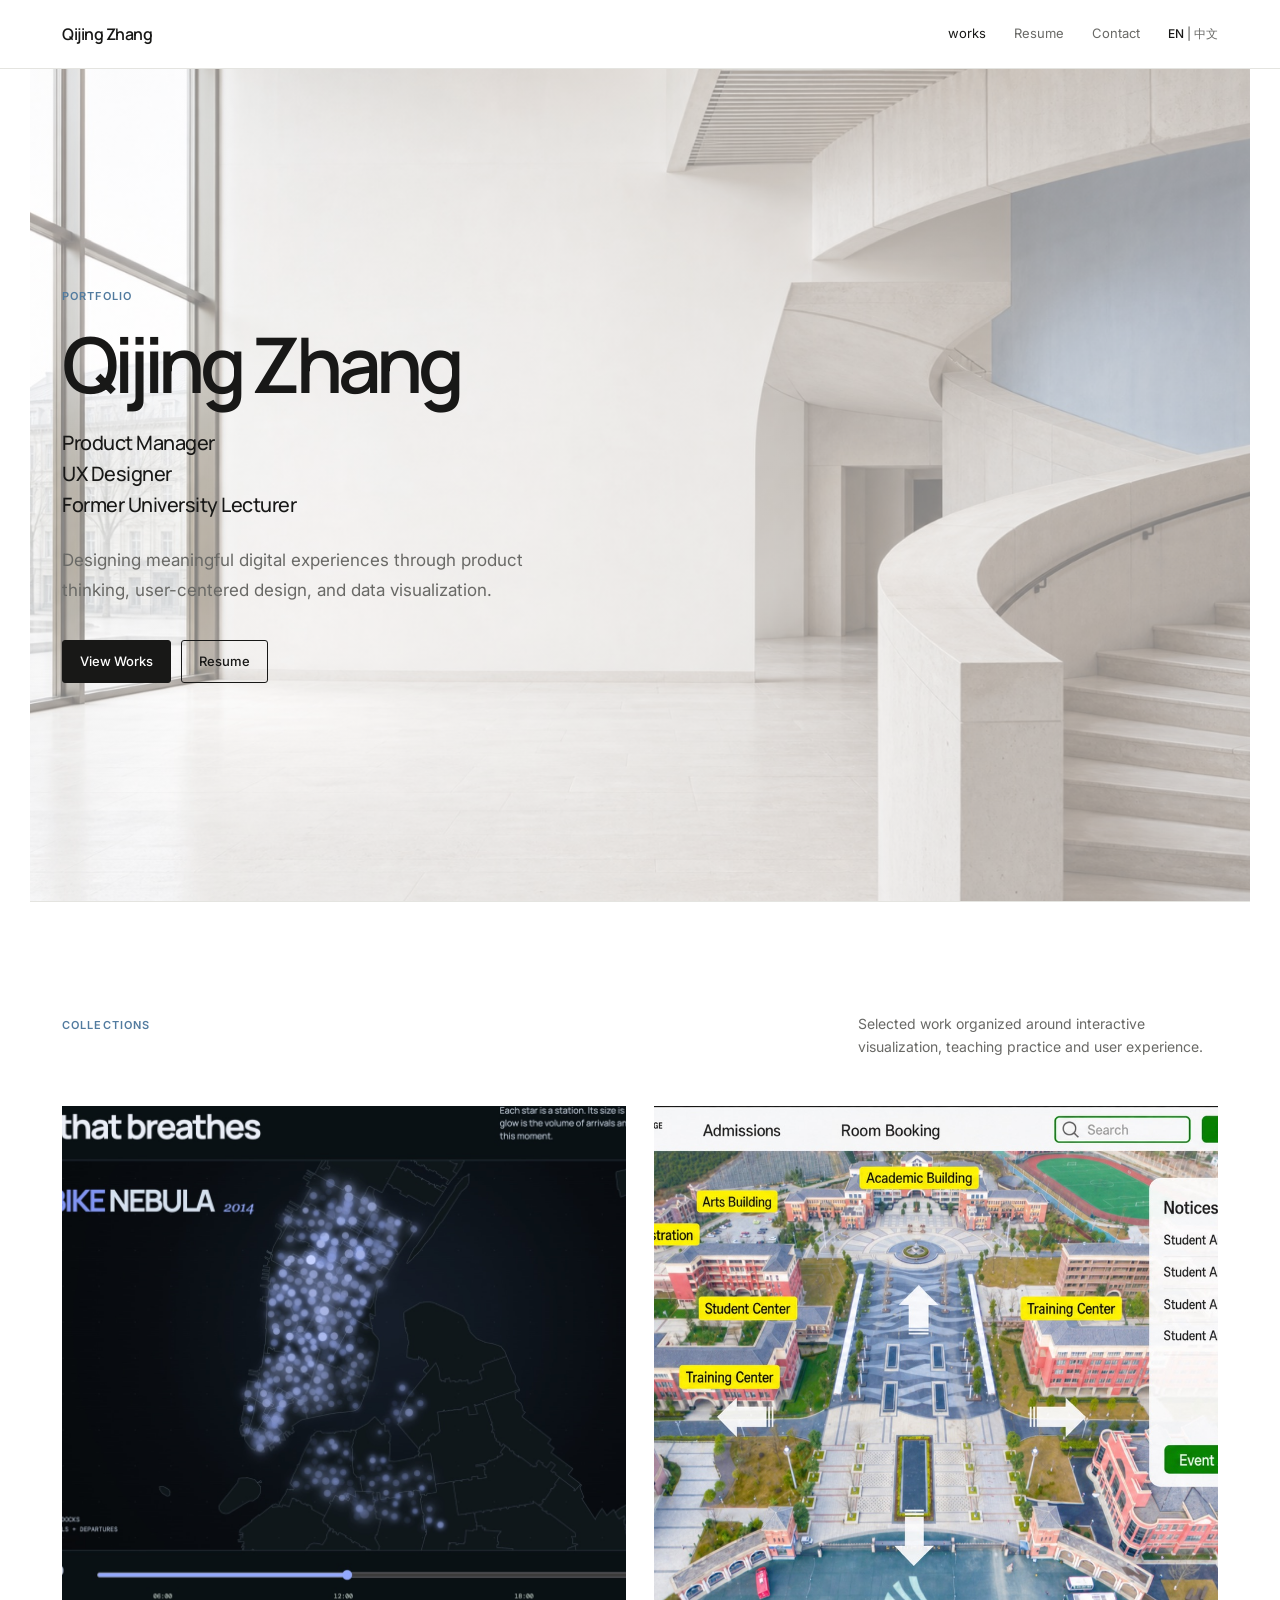
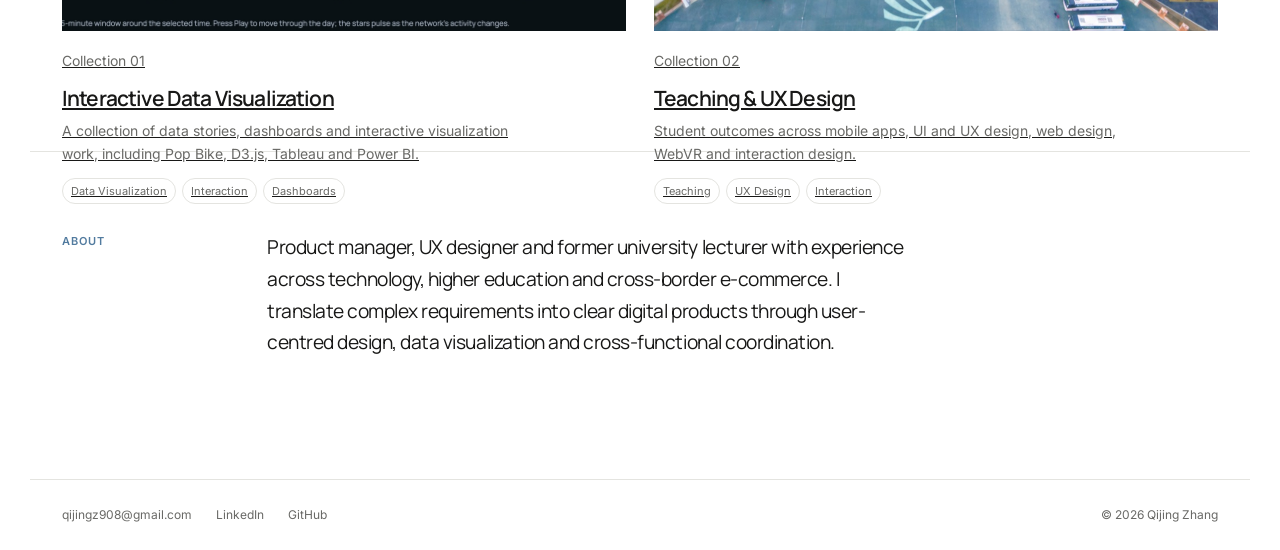
<file: index.html>
<!doctype html><html lang="en"><head><meta charset="utf-8"><meta name="viewport" content="width=device-width,initial-scale=1"><meta name="description" content="Qijing Zhang — Product Manager, UX Designer and former university lecturer."><title>Qijing Zhang — Portfolio</title><link rel="preconnect" href="https://fonts.googleapis.com"><link rel="preconnect" href="https://fonts.gstatic.com" crossorigin><link href="https://fonts.googleapis.com/css2?family=Inter:wght@400;500;600;700&family=Manrope:wght@500;600;700&display=swap" rel="stylesheet"><link rel="stylesheet" href="assets/css/style.css"><link rel="stylesheet" href="assets/css/home.css"></head><body><a class="skip-link" href="#content">Skip to content</a><header class="site-header"><nav class="nav" aria-label="Main navigation"><a class="brand" href="index.html">Qijing Zhang</a><button class="menu-toggle" aria-expanded="false" aria-controls="menu">Menu</button><div id="menu" class="nav-links"><a aria-current="page" href="index.html">works</a><a href="resume.html">Resume</a><a href="contact.html">Contact</a><button class="language" aria-label="Switch language"><span class="active">EN</span><span class="slash">|</span><span>中文</span></button></div></nav></header><main id="content"><section class="hero wrap"><div class="hero-copy"><p class="eyebrow">Portfolio</p><h1>Qijing Zhang</h1><p class="roles">Product Manager<br>UX Designer<br>Former University Lecturer</p><p class="intro">Designing meaningful digital experiences through product thinking, user-centered design, and data visualization.</p><div class="button-row"><a class="button" href="#collections">View Works</a><a class="button secondary" href="resume.html">Resume</a></div></div></section><section id="collections" class="projects wrap"><div class="section-heading"><p class="eyebrow">Collections</p><p>Selected work organized around interactive visualization, teaching practice and user experience.</p></div><div class="project-grid collections-grid"><a class="project-card" href="collections/interactive-data-visualization.html"><img src="assets/images/project-data.jpg" alt="Interactive data visualization project preview"><div><p class="collection-index">Collection 01</p><h2>Interactive Data Visualization</h2><p>A collection of data stories, dashboards and interactive visualization work, including Pop Bike, D3.js, Tableau and Power BI.</p><span class="tags"><span>Data Visualization</span><span>Interaction</span><span>Dashboards</span></span></div></a><a class="project-card" href="collections/teaching-ux-design.html"><img src="assets/images/3d-campus-interface-en.jpg" alt="3D campus navigation and digital services project preview"><div><p class="collection-index">Collection 02</p><h2>Teaching &amp; UX Design</h2><p>Student outcomes across mobile apps, UI and UX design, web design, WebVR and interaction design.</p><span class="tags"><span>Teaching</span><span>UX Design</span><span>Interaction</span></span></div></a></div></section><section class="about wrap"><p class="eyebrow">About</p><p class="about-copy">Product manager, UX designer and former university lecturer with experience across technology, higher education and cross-border e-commerce. I translate complex requirements into clear digital products through user-centred design, data visualization and cross-functional coordination.</p></section></main><footer class="footer wrap"><a href="mailto:qijingz908@gmail.com">qijingz908@gmail.com</a><a href="https://linkedin.com/in/qijing-jing-zhang" target="_blank" rel="noreferrer">LinkedIn</a><a href="https://github.com/ynkynk9" target="_blank" rel="noreferrer">GitHub</a><span>© <span id="year"></span> Qijing Zhang</span></footer><script src="assets/js/site.js"></script></body></html>
</file>
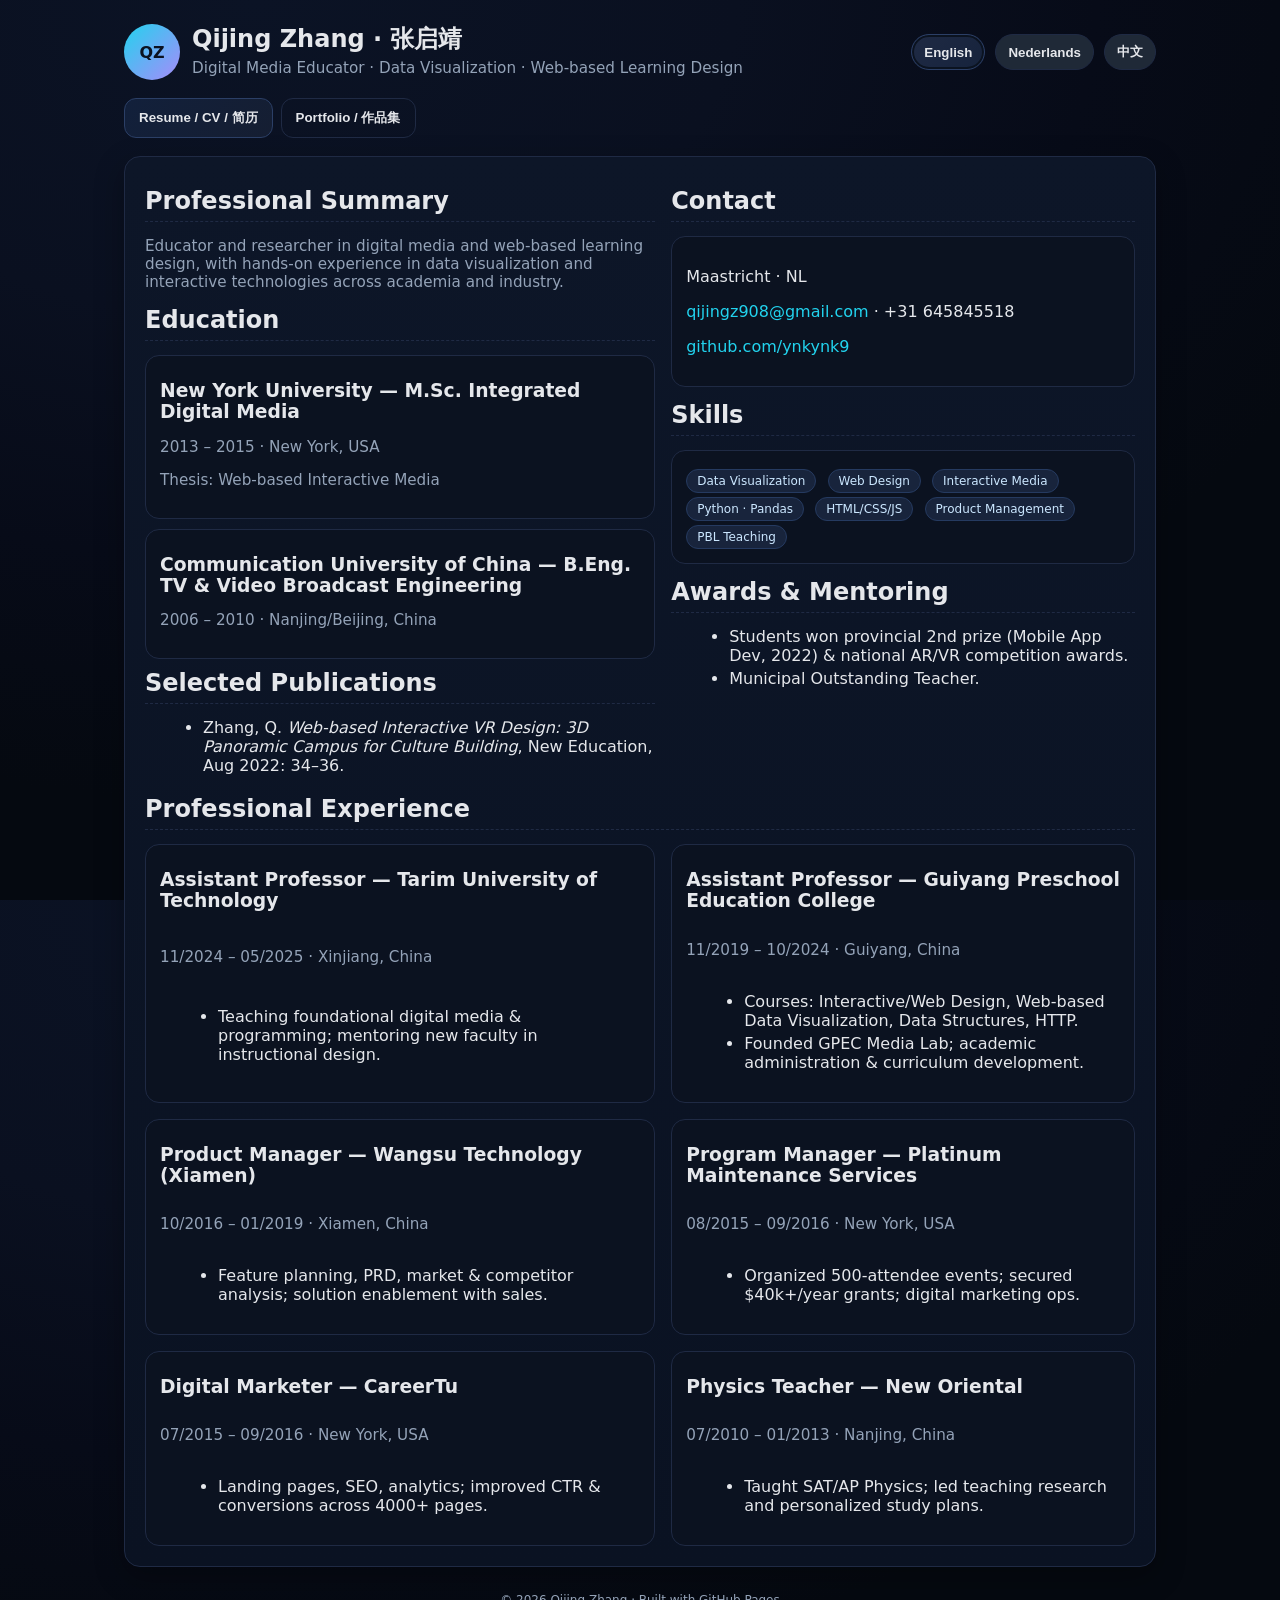
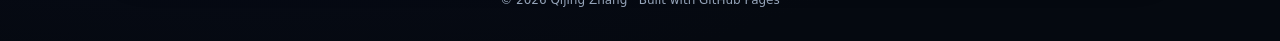
<file: archive/2025-08/index.html>
<!DOCTYPE html>
<html lang="en">
<head>
  <meta charset="UTF-8" />
  <meta name="viewport" content="width=device-width, initial-scale=1" />
  <title>Qijing Zhang — Resume & Portfolio | 张启靖 — 简历与作品集 | CV & Portfolio</title>
  <style>
    :root {
      --bg: #0f172a;           /* slate-900 */
      --panel: #111827cc;      /* gray-900/80 */
      --text: #e5e7eb;         /* gray-200 */
      --muted: #94a3b8;        /* slate-400 */
      --brand: #22d3ee;        /* cyan-400 */
      --brand-2: #a78bfa;      /* violet-400 */
      --chip: #1f2937;         /* gray-800 */
      --card: #0b1220;         /* slightly darker */
      --border: #1f2a44;       
    }
    * { box-sizing: border-box; }
    html, body { height: 100%; }
    body {
      margin: 0; font-family: system-ui, -apple-system, Segoe UI, Roboto, "PingFang SC", "Noto Sans CJK SC", "Hiragino Sans GB", "Microsoft YaHei", Arial, sans-serif;
      background: radial-gradient(1200px 800px at 20% 0%, #0b1325, #0a1020 40%, #070b18 70%, #050910 100%), var(--bg);
      color: var(--text);
    }
    a { color: var(--brand); text-decoration: none; }
    a:hover { text-decoration: underline; }

    .wrap { max-width: 1080px; margin: 0 auto; padding: 24px; }
    header { display: flex; flex-wrap: wrap; gap: 16px; align-items: center; justify-content: space-between; margin-bottom: 18px; }
    .brand { display: flex; gap: 12px; align-items: center; }
    .avatar { width: 56px; height: 56px; border-radius: 50%; background: linear-gradient(135deg, var(--brand), var(--brand-2)); display: grid; place-items: center; font-weight: 700; color: #0b1220; }
    .title { line-height: 1.15; }
    .title h1 { font-size: 1.5rem; margin: 0; }
    .title p { margin: 6px 0 0; color: var(--muted); font-size: 0.95rem; }

    .controls { display: flex; gap: 10px; }
    .chip { background: var(--chip); border: 1px solid var(--border); color: var(--text); padding: 8px 12px; border-radius: 999px; cursor: pointer; font-weight: 600; }
    .chip[aria-pressed="true"] { background: linear-gradient(135deg, #1f2a44, #16233c); border-color: #2b3f66; box-shadow: 0 0 0 2px #0b1320 inset; }

    .tabs { display: flex; gap: 8px; margin: 8px 0 18px; }
    .tab { background: transparent; border: 1px solid var(--border); color: var(--text); padding: 10px 14px; border-radius: 12px; cursor: pointer; font-weight: 700; }
    .tab[aria-selected="true"] { background: linear-gradient(135deg, #12203b, #151e32); border-color: #2b3f66; }

    .panel { background: linear-gradient(180deg, #0d1628 0%, #0a1222 100%); border: 1px solid var(--border); border-radius: 16px; padding: 20px; box-shadow: 0 10px 30px rgba(0,0,0,.3); }

    .grid { display: grid; grid-template-columns: 1fr; gap: 16px; }
    @media (min-width: 880px) { .grid { grid-template-columns: 1.1fr 1fr; } }

    h2 { margin: 10px 0 14px; border-bottom: 1px dashed var(--border); padding-bottom: 6px; }
    h3 { margin: 10px 0 6px; }
    .muted { color: var(--muted); font-size: 0.95rem; }
    ul { margin: 6px 0 12px 18px; }
    li { margin: 4px 0; }

    .card { background: var(--card); border: 1px solid var(--border); border-radius: 14px; padding: 14px; }
    .tag { display: inline-block; background: #18243c; color: #cbe7ff; border: 1px solid #253a60; padding: 4px 10px; border-radius: 999px; margin: 4px 6px 0 0; font-size: 12px; }
    .project { display: grid; gap: 8px; }

    footer { margin: 26px 0 10px; text-align: center; color: var(--muted); font-size: 12px; }
  </style>
</head>
<body>
  <div class="wrap">
    <header>
      <div class="brand">
        <div class="avatar">QZ</div>
        <div class="title">
          <h1>Qijing Zhang · 张启靖</h1>
          <p>Digital Media Educator · Data Visualization · Web-based Learning Design</p>
        </div>
      </div>
      <div class="controls" role="group" aria-label="Language">
        <button class="chip" id="btn-en" aria-pressed="true">English</button>
        <button class="chip" id="btn-nl" aria-pressed="false">Nederlands</button>
        <button class="chip" id="btn-zh" aria-pressed="false">中文</button>
      </div>
    </header>

    <nav class="tabs" role="tablist">
      <button class="tab" id="tab-resume" aria-selected="true">Resume / CV / 简历</button>
      <button class="tab" id="tab-portfolio" aria-selected="false">Portfolio / 作品集</button>
    </nav>

    <!-- RESUME PANEL -->
    <section id="panel-resume" class="panel" role="tabpanel" aria-labelledby="tab-resume">
      <div class="grid">
        <div>
          <h2 class="en">Professional Summary</h2>
          <h2 class="nl" style="display:none">Professioneel Profiel</h2>
          <h2 class="zh" style="display:none">专业概述</h2>
          <p class="en muted">Educator and researcher in digital media and web-based learning design, with hands-on experience in data visualization and interactive technologies across academia and industry.</p>
          <p class="nl muted" style="display:none">Docent en onderzoeker in digitale media en webgebaseerd leerontwerp, met praktijkervaring in datavisualisatie en interactieve technologieën in academische en zakelijke omgevingen.</p>
          <p class="zh muted" style="display:none">专注数字媒体与基于网络的学习设计的教师与研究者，融合数据可视化与交互技术，兼具高校与产业的实战经验。</p>

          <h2 class="en">Education</h2>
          <h2 class="nl" style="display:none">Opleiding</h2>
          <h2 class="zh" style="display:none">教育背景</h2>
          <div class="card">
            <h3>New York University — M.Sc. Integrated Digital Media</h3>
            <p class="muted">2013 – 2015 · New York, USA</p>
            <p class="muted en">Thesis: Web-based Interactive Media</p>
            <p class="muted nl" style="display:none">Scriptie: Webgebaseerde Interactieve Media</p>
            <p class="muted zh" style="display:none">论文：基于网络的交互媒体</p>
          </div>
          <div class="card" style="margin-top:10px;">
            <h3>Communication University of China — B.Eng. TV & Video Broadcast Engineering</h3>
            <p class="muted">2006 – 2010 · Nanjing/Beijing, China</p>
          </div>

          <h2 class="en">Selected Publications</h2>
          <h2 class="nl" style="display:none">Geselecteerde Publicaties</h2>
          <h2 class="zh" style="display:none">发表与成果（节选）</h2>
          <ul>
            <li class="en">Zhang, Q. <em>Web-based Interactive VR Design: 3D Panoramic Campus for Culture Building</em>, New Education, Aug 2022: 34–36.</li>
            <li class="nl" style="display:none">Zhang, Q. <em>Webgebaseerd Interactief VR-ontwerp: 3D Panoramische Campus voor Cultuurbouw</em>, New Education, aug 2022: 34–36.</li>
            <li class="zh" style="display:none">张启靖：《基于网络的交互式 VR 设计——校园文化建设中的 3D 全景展示》，《新教育》，2022 年 8 月：34–36。</li>
          </ul>
        </div>

        <div>
          <h2 class="en">Contact</h2>
          <h2 class="nl" style="display:none">Contact</h2>
          <h2 class="zh" style="display:none">联系方式</h2>
          <div class="card">
            <p>Maastricht · NL</p>
            <p><a href="mailto:qijingz908@gmail.com">qijingz908@gmail.com</a> · +31 645845518</p>
            <p><a href="https://github.com/ynkynk9" target="_blank">github.com/ynkynk9</a></p>
          </div>

          <h2 style="margin-top:14px" class="en">Skills</h2>
          <h2 style="margin-top:14px; display:none" class="nl">Vaardigheden</h2>
          <h2 style="margin-top:14px; display:none" class="zh">技能</h2>
          <div class="card">
            <span class="tag">Data Visualization</span>
            <span class="tag">Web Design</span>
            <span class="tag">Interactive Media</span>
            <span class="tag">Python · Pandas</span>
            <span class="tag">HTML/CSS/JS</span>
            <span class="tag">Product Management</span>
            <span class="tag">PBL Teaching</span>
          </div>

          <h2 style="margin-top:14px" class="en">Awards & Mentoring</h2>
          <h2 style="margin-top:14px; display:none" class="nl">Awards & Begeleiding</h2>
          <h2 style="margin-top:14px; display:none" class="zh">奖项与指导</h2>
          <ul>
            <li class="en">Students won provincial 2nd prize (Mobile App Dev, 2022) & national AR/VR competition awards.</li>
            <li class="nl" style="display:none">Studenten wonnen provinciale 2e prijs (Mobile App Dev, 2022) en nationale AR/VR-competitie awards.</li>
            <li class="zh" style="display:none">指导学生获省级移动应用开发大赛二等奖、全国增强与虚拟现实大赛二等奖等。</li>
            <li class="en">Municipal Outstanding Teacher.</li>
            <li class="nl" style="display:none">Gemeentelijke Uitstekende Docent.</li>
            <li class="zh" style="display:none">市级"优秀教师"。</li>
          </ul>
        </div>
      </div>

      <h2 style="margin-top:8px" class="en">Professional Experience</h2>
      <h2 style="margin-top:8px; display:none" class="nl">Werkervaring</h2>
      <h2 style="margin-top:8px; display:none" class="zh">工作经历（精要）</h2>

      <div class="grid">
        <div class="card project">
          <h3>Assistant Professor — Tarim University of Technology</h3>
          <p class="muted">11/2024 – 05/2025 · Xinjiang, China</p>
          <ul>
            <li class="en">Teaching foundational digital media & programming; mentoring new faculty in instructional design.</li>
            <li class="nl" style="display:none">Docent digitale media & programmering; begeleiden van nieuwe docenten in didactisch ontwerp.</li>
            <li class="zh" style="display:none">承担数字媒体与编程基础课程；指导新入职教师进行教学设计与备课。</li>
          </ul>
        </div>
        <div class="card project">
          <h3>Assistant Professor — Guiyang Preschool Education College</h3>
          <p class="muted">11/2019 – 10/2024 · Guiyang, China</p>
          <ul>
            <li class="en">Courses: Interactive/Web Design, Web-based Data Visualization, Data Structures, HTTP.</li>
            <li class="nl" style="display:none">Vakken: Interactief/Webdesign, Webgebaseerde Datavisualisatie, Datastructuren, HTTP.</li>
            <li class="zh" style="display:none">主授课程：交互/网页设计、网络数据可视化、数据结构、HTTP 协议等。</li>
            <li class="en">Founded GPEC Media Lab; academic administration & curriculum development.</li>
            <li class="nl" style="display:none">Oprichter GPEC Media Lab; academisch beheer & curriculumontwikkeling.</li>
            <li class="zh" style="display:none">创立 GPEC Media Lab；承担教务与课程建设。</li>
          </ul>
        </div>
        <div class="card project">
          <h3>Product Manager — Wangsu Technology (Xiamen)</h3>
          <p class="muted">10/2016 – 01/2019 · Xiamen, China</p>
          <ul>
            <li class="en">Feature planning, PRD, market & competitor analysis; solution enablement with sales.</li>
            <li class="nl" style="display:none">Functieplanning, PRD, markt- & concurrentieanalyse; oplossingen met verkoop.</li>
            <li class="zh" style="display:none">负责功能规划与 PRD、市场与竞品分析；联合销售推进解决方案。</li>
          </ul>
        </div>
        <div class="card project">
          <h3>Program Manager — Platinum Maintenance Services</h3>
          <p class="muted">08/2015 – 09/2016 · New York, USA</p>
          <ul>
            <li class="en">Organized 500‑attendee events; secured $40k+/year grants; digital marketing ops.</li>
            <li class="nl" style="display:none">Organiseerde evenementen met 500 deelnemers; verwierf $40k+/jaar subsidies; digitale marketing ops.</li>
            <li class="zh" style="display:none">统筹 500 人规模活动；年获 4 万美元以上资助；负责数字营销运营。</li>
          </ul>
        </div>
        <div class="card project">
          <h3>Digital Marketer — CareerTu</h3>
          <p class="muted">07/2015 – 09/2016 · New York, USA</p>
          <ul>
            <li class="en">Landing pages, SEO, analytics; improved CTR & conversions across 4000+ pages.</li>
            <li class="nl" style="display:none">Landingspagina's, SEO, analytics; verbeterde CTR & conversies op 4000+ pagina's.</li>
            <li class="zh" style="display:none">搭建落地页、SEO 与数据分析；提升 4000+ 页面的点击率与转化率。</li>
          </ul>
        </div>
        <div class="card project">
          <h3>Physics Teacher — New Oriental</h3>
          <p class="muted">07/2010 – 01/2013 · Nanjing, China</p>
          <ul>
            <li class="en">Taught SAT/AP Physics; led teaching research and personalized study plans.</li>
            <li class="nl" style="display:none">Docent SAT/AP Natuurkunde; leidde onderwijsonderzoek en gepersonaliseerde studieplannen.</li>
            <li class="zh" style="display:none">任教 SAT/AP 物理；主导教研并制定个性化学习方案。</li>
          </ul>
        </div>
      </div>
    </section>

    <!-- PORTFOLIO PANEL -->
    <section id="panel-portfolio" class="panel" role="tabpanel" aria-labelledby="tab-portfolio" style="display:none">
      <div class="grid">
        <div>
          <h2 class="en">Featured Projects</h2>
          <h2 class="nl" style="display:none">Uitgelichte Projecten</h2>
          <h2 class="zh" style="display:none">精选项目</h2>

          <div class="card project">
            <h3>Web-based Interactive VR · 3D Campus</h3>
            <p class="muted en">Interactive VR experience for campus culture building; research published in <em>New Education</em> (2022).</p>
            <p class="muted nl" style="display:none">Interactieve VR-ervaring voor campuscultuurontwikkeling; onderzoek gepubliceerd in <em>New Education</em> (2022).</p>
            <p class="muted zh" style="display:none">用于校园文化展示的交互式 VR（3D 全景），相关研究发表于《新教育》（2022）。</p>
          </div>

          <div class="card project">
            <h3>Teaching — Web Data Visualization</h3>
            <p class="muted en">Course design with PBL; Python/JS visualization pipelines; student projects & competition coaching.</p>
            <p class="muted nl" style="display:none">Cursusontwerp met PBL; Python/JS visualisatiepipelines; studentenprojecten & competitiebegeleiding.</p>
            <p class="muted zh" style="display:none">项目式数据可视化课程设计；Python/JS 可视化流程；学生项目与竞赛指导。</p>
          </div>

          <div class="card project">
            <h3>GPEC Media Lab</h3>
            <p class="muted en">Founded a student-centered media lab focusing on interaction, visualization and web R&D.</p>
            <p class="muted nl" style="display:none">Oprichting van een studentgericht medialab gericht op interactie, visualisatie en web R&D.</p>
            <p class="muted zh" style="display:none">面向学生的媒体实验室，聚焦交互、可视化与 Web 研发。</p>
          </div>
        </div>

        <div>
          <h2 class="en">Links</h2>
          <h2 class="nl" style="display:none">Links</h2>
          <h2 class="zh" style="display:none">链接</h2>
          <div class="card">
            <ul>
              <li><a href="https://github.com/ynkynk9" target="_blank">GitHub · ynkynk9</a></li>
              <li><a href="#" target="_blank">Portfolio PDF (coming soon)</a></li>
              <li><a href="#" target="_blank">Teaching demos (coming soon)</a></li>
            </ul>
          </div>

          <h2 style="margin-top:14px" class="en">Tech Stack</h2>
          <h2 style="margin-top:14px; display:none" class="nl">Tech Stack</h2>
          <h2 style="margin-top:14px; display:none" class="zh">技术栈</h2>
          <div class="card">
            <span class="tag">Python · Pandas</span>
            <span class="tag">Matplotlib/Seaborn</span>
            <span class="tag">HTML/CSS/JS</span>
            <span class="tag">Three.js (VR)</span>
            <span class="tag">Figma</span>
            <span class="tag">Jupyter</span>
          </div>
        </div>
      </div>
    </section>

    <footer>
      © <span id="year"></span> Qijing Zhang · Built with GitHub Pages
    </footer>
  </div>

  <script>
    const btnEn = document.getElementById('btn-en');
    const btnNl = document.getElementById('btn-nl');
    const btnZh = document.getElementById('btn-zh');
    const enEls = document.querySelectorAll('.en');
    const nlEls = document.querySelectorAll('.nl');
    const zhEls = document.querySelectorAll('.zh');
    const tabResume = document.getElementById('tab-resume');
    const tabPortfolio = document.getElementById('tab-portfolio');
    const panelResume = document.getElementById('panel-resume');
    const panelPortfolio = document.getElementById('panel-portfolio');

    function setLang(lang) {
      // Hide all languages first
      enEls.forEach(el => el.style.display = 'none');
      nlEls.forEach(el => el.style.display = 'none');
      zhEls.forEach(el => el.style.display = 'none');

      // Show selected language
      if (lang === 'en') {
        enEls.forEach(el => el.style.display = '');
        document.documentElement.lang = 'en';
        document.title = 'Qijing Zhang — Resume & Portfolio';
      } else if (lang === 'nl') {
        nlEls.forEach(el => el.style.display = '');
        document.documentElement.lang = 'nl';
        document.title = 'Qijing Zhang — CV & Portfolio';
      } else if (lang === 'zh') {
        zhEls.forEach(el => el.style.display = '');
        document.documentElement.lang = 'zh-Hans';
        document.title = '张启靖 — 简历与作品集';
      }

      // Update button states
      btnEn.setAttribute('aria-pressed', lang === 'en');
      btnNl.setAttribute('aria-pressed', lang === 'nl');
      btnZh.setAttribute('aria-pressed', lang === 'zh');
    }

    function selectTab(which) {
      const isResume = which === 'resume';
      tabResume.setAttribute('aria-selected', isResume);
      tabPortfolio.setAttribute('aria-selected', !isResume);
      panelResume.style.display = isResume ? '' : 'none';
      panelPortfolio.style.display = isResume ? 'none' : '';
    }

    btnEn.addEventListener('click', () => setLang('en'));
    btnNl.addEventListener('click', () => setLang('nl'));
    btnZh.addEventListener('click', () => setLang('zh'));
    tabResume.addEventListener('click', () => selectTab('resume'));
    tabPortfolio.addEventListener('click', () => selectTab('portfolio'));

    // init
    setLang('en');
    selectTab('resume');
    document.getElementById('year').textContent = new Date().getFullYear();
  </script>
</body>
</html>
</file>
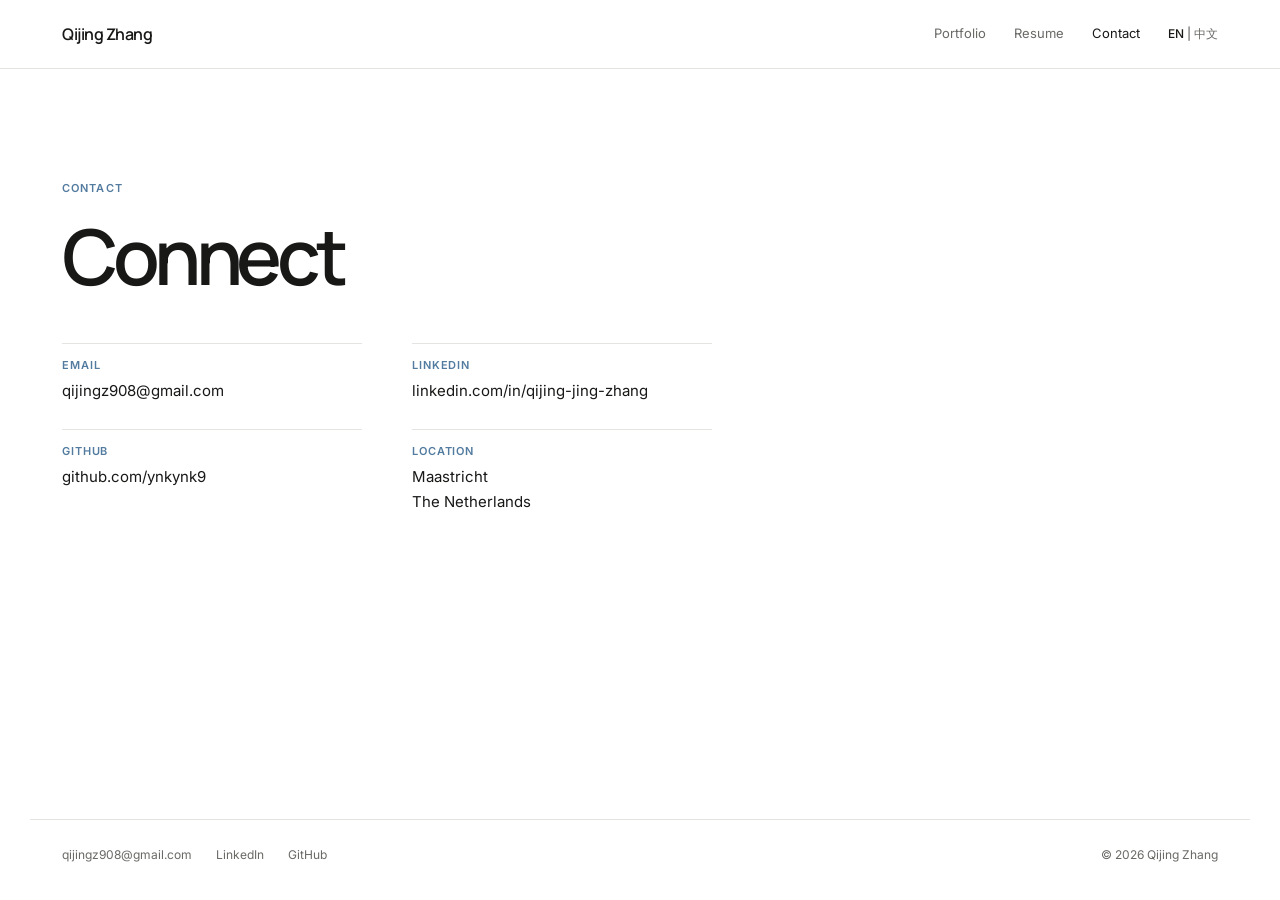
<file: contact.html>
<!doctype html><html lang="en"><head><meta charset="utf-8"><meta name="viewport" content="width=device-width,initial-scale=1"><meta name="description" content="Contact Qijing Zhang."><title>Connect — Qijing Zhang</title><link rel="preconnect" href="https://fonts.googleapis.com"><link rel="preconnect" href="https://fonts.gstatic.com" crossorigin><link href="https://fonts.googleapis.com/css2?family=Inter:wght@400;500;600;700&family=Manrope:wght@500;600;700&display=swap" rel="stylesheet"><link rel="stylesheet" href="assets/css/style.css"></head><body><a class="skip-link" href="#content">Skip to content</a><header class="site-header"><nav class="nav" aria-label="Main navigation"><a class="brand" href="index.html">Qijing Zhang</a><button class="menu-toggle" aria-expanded="false" aria-controls="menu">Menu</button><div id="menu" class="nav-links"><a href="index.html">Portfolio</a><a href="resume.html">Resume</a><a aria-current="page" href="contact.html">Contact</a><button class="language" aria-label="Switch language"><span class="active">EN</span><span class="slash">|</span><span>中文</span></button></div></nav></header><main id="content" class="contact-page wrap"><p class="eyebrow">Contact</p><h1>Connect</h1><dl class="contact-details"><div><dt>Email</dt><dd><a href="mailto:qijingz908@gmail.com">qijingz908@gmail.com</a></dd></div><div><dt>LinkedIn</dt><dd><a href="https://linkedin.com/in/qijing-jing-zhang" target="_blank" rel="noreferrer">linkedin.com/in/qijing-jing-zhang</a></dd></div><div><dt>GitHub</dt><dd><a href="https://github.com/ynkynk9" target="_blank" rel="noreferrer">github.com/ynkynk9</a></dd></div><div><dt>Location</dt><dd>Maastricht<br>The Netherlands</dd></div></dl></main><footer class="footer wrap"><a href="mailto:qijingz908@gmail.com">qijingz908@gmail.com</a><a href="https://linkedin.com/in/qijing-jing-zhang" target="_blank" rel="noreferrer">LinkedIn</a><a href="https://github.com/ynkynk9" target="_blank" rel="noreferrer">GitHub</a><span>© <span id="year"></span> Qijing Zhang</span></footer><script src="assets/js/site.js"></script></body></html>
</file>
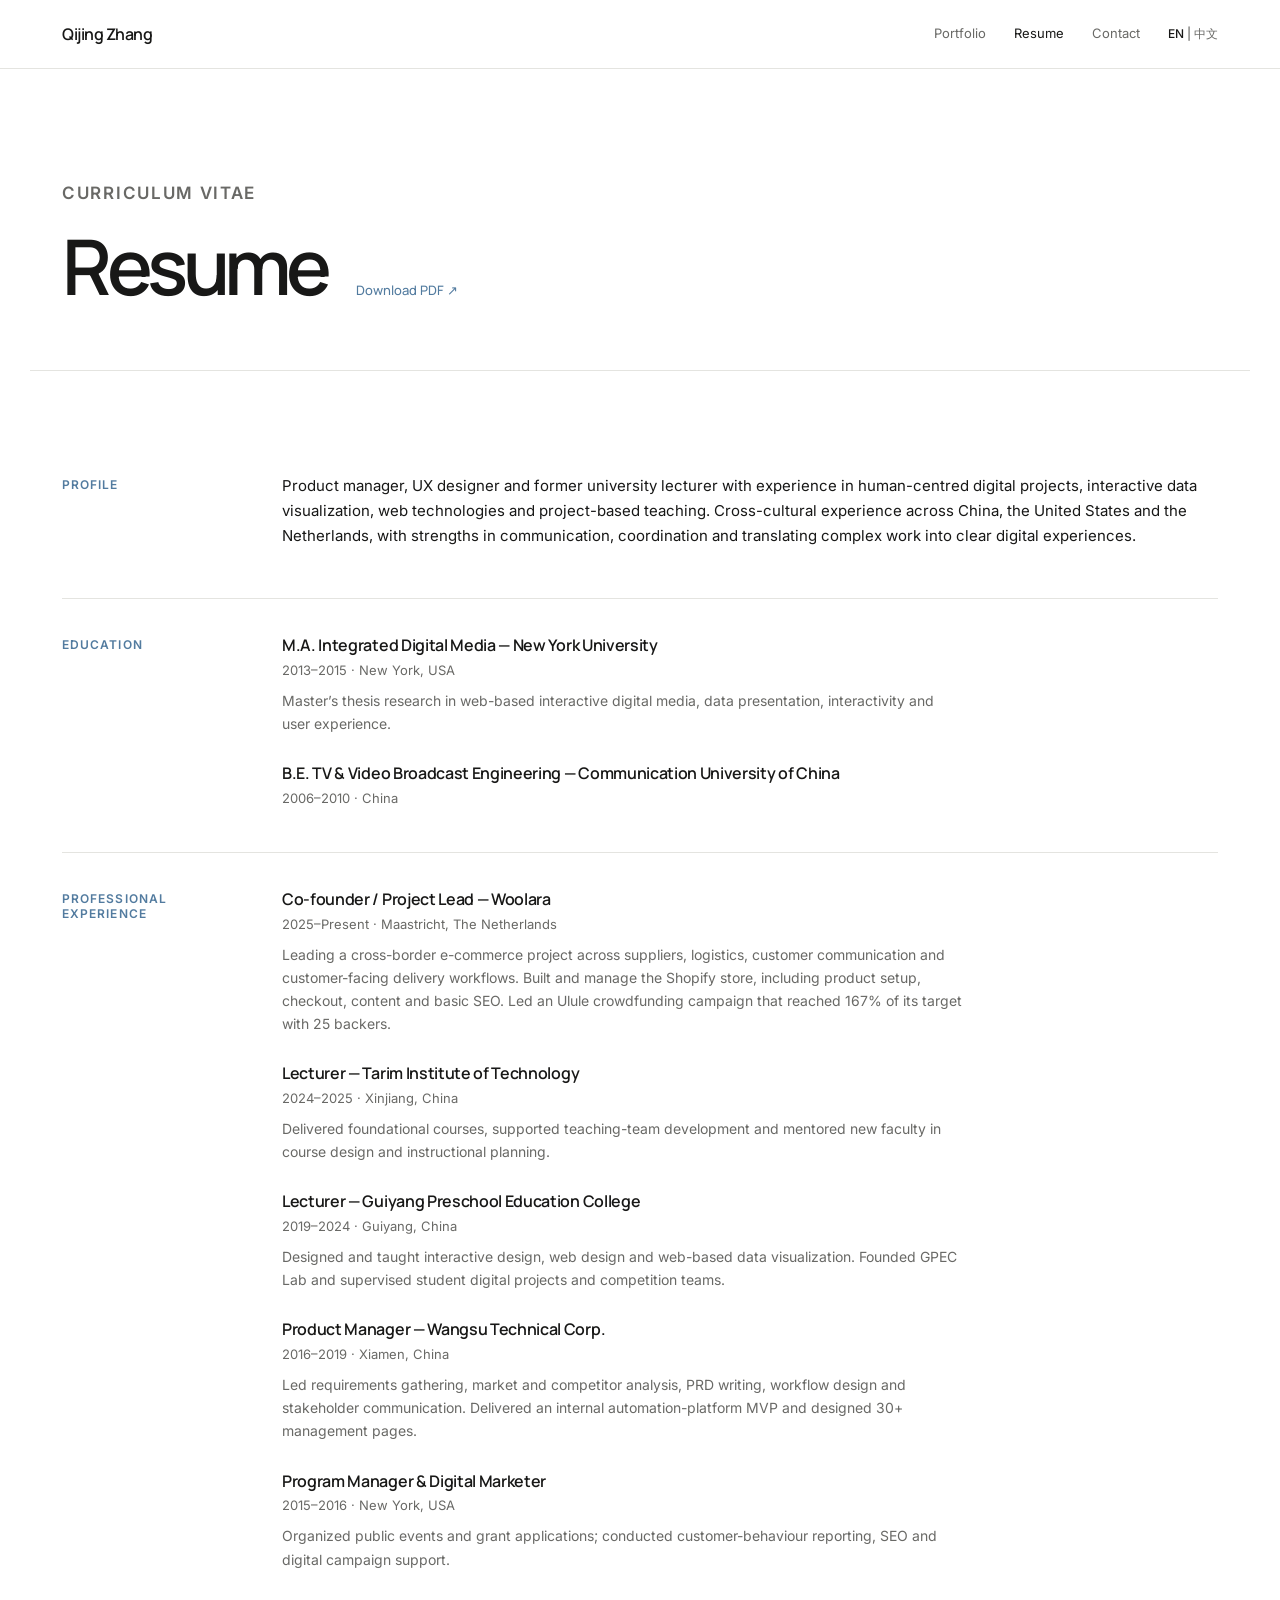
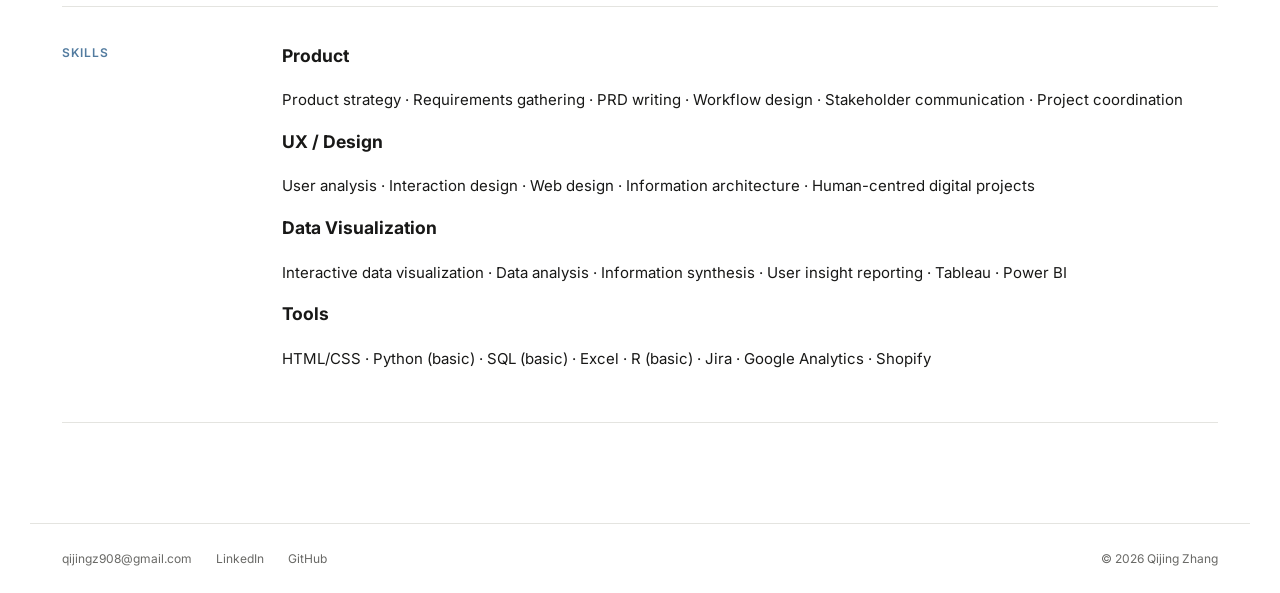
<file: resume.html>
<!doctype html><html lang="en"><head><meta charset="utf-8"><meta name="viewport" content="width=device-width,initial-scale=1"><meta name="description" content="Resume of Qijing Zhang — Product Manager, UX Designer and former university lecturer."><title>Resume — Qijing Zhang</title><link rel="preconnect" href="https://fonts.googleapis.com"><link rel="preconnect" href="https://fonts.gstatic.com" crossorigin><link href="https://fonts.googleapis.com/css2?family=Inter:wght@400;500;600;700&family=Manrope:wght@500;600;700&display=swap" rel="stylesheet"><link rel="stylesheet" href="assets/css/style.css"></head><body><a class="skip-link" href="#content">Skip to content</a><header class="site-header"><nav class="nav" aria-label="Main navigation"><a class="brand" href="index.html">Qijing Zhang</a><button class="menu-toggle" aria-expanded="false" aria-controls="menu">Menu</button><div id="menu" class="nav-links"><a href="index.html">Portfolio</a><a aria-current="page" href="resume.html">Resume</a><a href="contact.html">Contact</a><button class="language" aria-label="Switch language"><span class="active">EN</span><span class="slash">|</span><span>中文</span></button></div></nav></header><main id="content"><section class="page-header wrap"><p class="eyebrow">Curriculum Vitae</p><h1>Resume <a class="download" href="Qijing_Zhang_CV_2026_1.0.pdf" download>Download PDF ↗</a></h1></section><div class="resume wrap"><section class="resume-section"><h2>Profile</h2><p class="profile-copy">Product manager, UX designer and former university lecturer with experience in human-centred digital projects, interactive data visualization, web technologies and project-based teaching. Cross-cultural experience across China, the United States and the Netherlands, with strengths in communication, coordination and translating complex work into clear digital experiences.</p></section><section class="resume-section"><h2>Education</h2><div><article class="resume-entry"><h3>M.A. Integrated Digital Media — New York University</h3><p class="meta">2013–2015 · New York, USA</p><p>Master’s thesis research in web-based interactive digital media, data presentation, interactivity and user experience.</p></article><article class="resume-entry"><h3>B.E. TV &amp; Video Broadcast Engineering — Communication University of China</h3><p class="meta">2006–2010 · China</p></article></div></section><section class="resume-section"><h2>Professional Experience</h2><div><article class="resume-entry"><h3>Co-founder / Project Lead — Woolara</h3><p class="meta">2025–Present · Maastricht, The Netherlands</p><p>Leading a cross-border e-commerce project across suppliers, logistics, customer communication and customer-facing delivery workflows. Built and manage the Shopify store, including product setup, checkout, content and basic SEO. Led an Ulule crowdfunding campaign that reached 167% of its target with 25 backers.</p></article><article class="resume-entry"><h3>Lecturer — Tarim Institute of Technology</h3><p class="meta">2024–2025 · Xinjiang, China</p><p>Delivered foundational courses, supported teaching-team development and mentored new faculty in course design and instructional planning.</p></article><article class="resume-entry"><h3>Lecturer — Guiyang Preschool Education College</h3><p class="meta">2019–2024 · Guiyang, China</p><p>Designed and taught interactive design, web design and web-based data visualization. Founded GPEC Lab and supervised student digital projects and competition teams.</p></article><article class="resume-entry"><h3>Product Manager — Wangsu Technical Corp.</h3><p class="meta">2016–2019 · Xiamen, China</p><p>Led requirements gathering, market and competitor analysis, PRD writing, workflow design and stakeholder communication. Delivered an internal automation-platform MVP and designed 30+ management pages.</p></article><article class="resume-entry"><h3>Program Manager &amp; Digital Marketer</h3><p class="meta">2015–2016 · New York, USA</p><p>Organized public events and grant applications; conducted customer-behaviour reporting, SEO and digital campaign support.</p></article></div></section><section class="resume-section"><h2>Skills</h2><div class="skills-groups"><article><h3>Product</h3><p>Product strategy · Requirements gathering · PRD writing · Workflow design · Stakeholder communication · Project coordination</p></article><article><h3>UX / Design</h3><p>User analysis · Interaction design · Web design · Information architecture · Human-centred digital projects</p></article><article><h3>Data Visualization</h3><p>Interactive data visualization · Data analysis · Information synthesis · User insight reporting · Tableau · Power BI</p></article><article><h3>Tools</h3><p>HTML/CSS · Python (basic) · SQL (basic) · Excel · R (basic) · Jira · Google Analytics · Shopify</p></article></div></section></div></main><footer class="footer wrap"><a href="mailto:qijingz908@gmail.com">qijingz908@gmail.com</a><a href="https://linkedin.com/in/qijing-jing-zhang" target="_blank" rel="noreferrer">LinkedIn</a><a href="https://github.com/ynkynk9" target="_blank" rel="noreferrer">GitHub</a><span>© <span id="year"></span> Qijing Zhang</span></footer><script src="assets/js/site.js"></script></body></html>
</file>
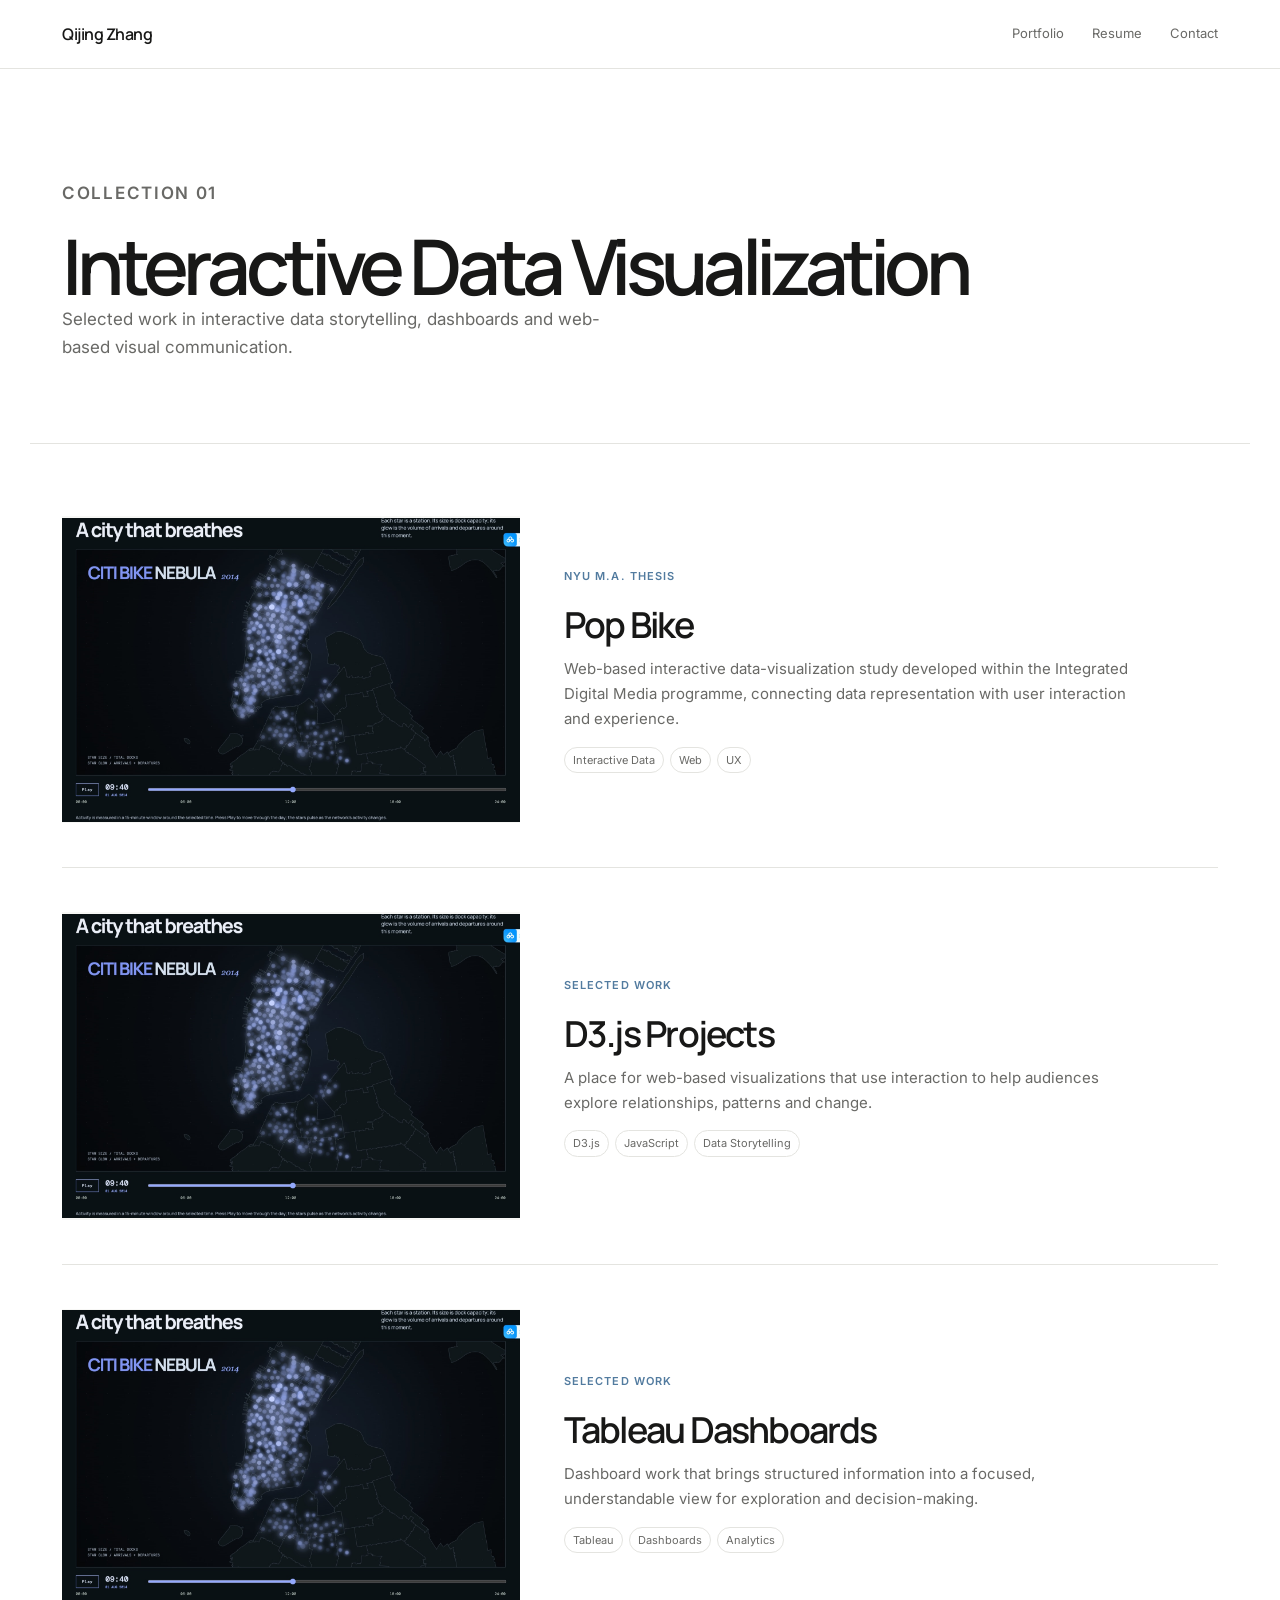
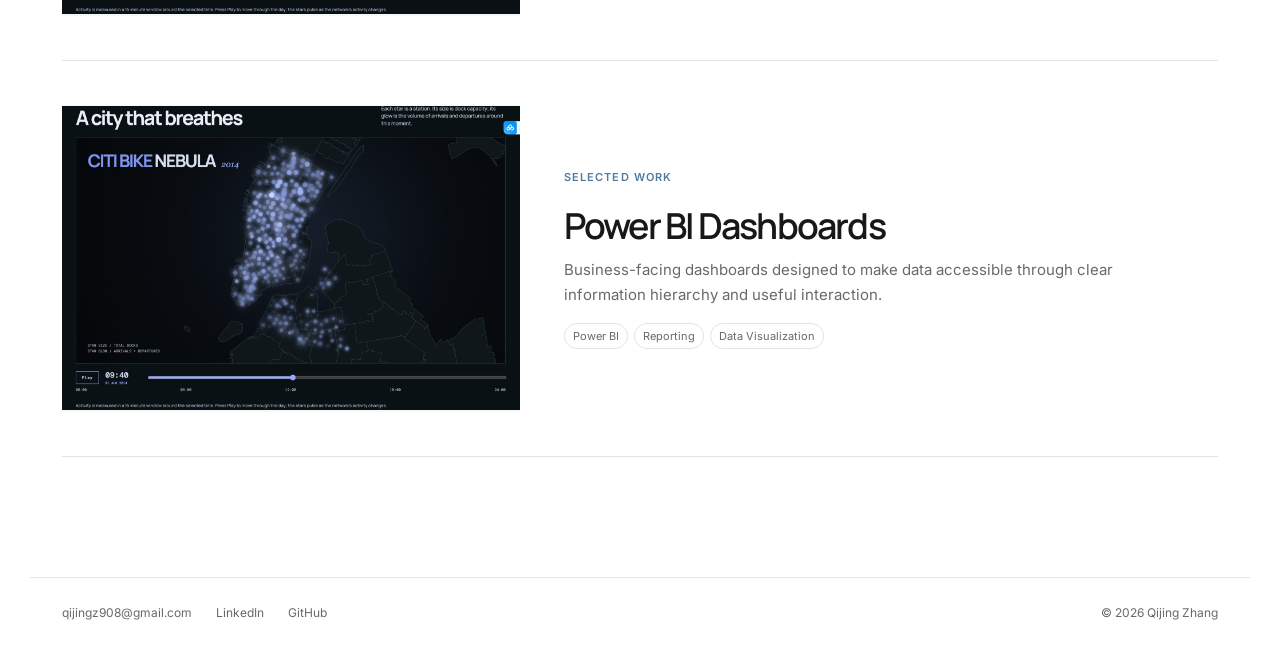
<file: collections/interactive-data-visualization.html>
<!doctype html><html lang="en"><head><meta charset="utf-8"><meta name="viewport" content="width=device-width,initial-scale=1"><meta name="description" content="Interactive data visualization collection by Qijing Zhang."><title>Interactive Data Visualization — Qijing Zhang</title><link rel="preconnect" href="https://fonts.googleapis.com"><link rel="preconnect" href="https://fonts.gstatic.com" crossorigin><link href="https://fonts.googleapis.com/css2?family=Inter:wght@400;500;600;700&family=Manrope:wght@500;600;700&display=swap" rel="stylesheet"><link rel="stylesheet" href="../assets/css/style.css"></head><body><header class="site-header"><nav class="nav" aria-label="Main navigation"><a class="brand" href="../index.html">Qijing Zhang</a><div class="nav-links"><a href="../index.html">Portfolio</a><a href="../resume.html">Resume</a><a href="../contact.html">Contact</a></div></nav></header><main id="content"><section class="page-header wrap"><p class="eyebrow">Collection 01</p><h1>Interactive Data Visualization</h1><p>Selected work in interactive data storytelling, dashboards and web-based visual communication.</p></section><section class="collection-list wrap">
  <article
  role="link"
  tabindex="0"
  style="cursor:pointer"
  onclick="location.href='https://ynkynk9.github.io/Popbike-Reborn/'"
  onkeydown="if(event.key==='Enter') location.href='https://ynkynk9.github.io/Popbike-Reborn/'"
><img src="../assets/images/project-data.jpg" alt="Preview of the Pop Bike Citi Bike data visualization"><div><p class="eyebrow">NYU M.A. thesis</p><h2>Pop Bike</h2><p>Web-based interactive data-visualization study developed within the Integrated Digital Media programme, connecting data representation with user interaction and experience.</p><span class="tags"><span>Interactive Data</span><span>Web</span><span>UX</span></span></div></article><article><img src="../assets/images/project-data.jpg" alt="Placeholder for D3.js projects"><div><p class="eyebrow">Selected work</p><h2>D3.js Projects</h2><p>A place for web-based visualizations that use interaction to help audiences explore relationships, patterns and change.</p><span class="tags"><span>D3.js</span><span>JavaScript</span><span>Data Storytelling</span></span></div></article><article><img src="../assets/images/project-data.jpg" alt="Placeholder for Tableau dashboards"><div><p class="eyebrow">Selected work</p><h2>Tableau Dashboards</h2><p>Dashboard work that brings structured information into a focused, understandable view for exploration and decision-making.</p><span class="tags"><span>Tableau</span><span>Dashboards</span><span>Analytics</span></span></div></article><article><img src="../assets/images/project-data.jpg" alt="Placeholder for Power BI dashboards"><div><p class="eyebrow">Selected work</p><h2>Power BI Dashboards</h2><p>Business-facing dashboards designed to make data accessible through clear information hierarchy and useful interaction.</p><span class="tags"><span>Power BI</span><span>Reporting</span><span>Data Visualization</span></span></div></article></section></main><footer class="footer wrap"><a href="mailto:qijingz908@gmail.com">qijingz908@gmail.com</a><a href="https://linkedin.com/in/qijing-jing-zhang">LinkedIn</a><a href="https://github.com/ynkynk9">GitHub</a><span>© <span id="year"></span> Qijing Zhang</span></footer><script src="../assets/js/site.js"></script></body></html>
</file>
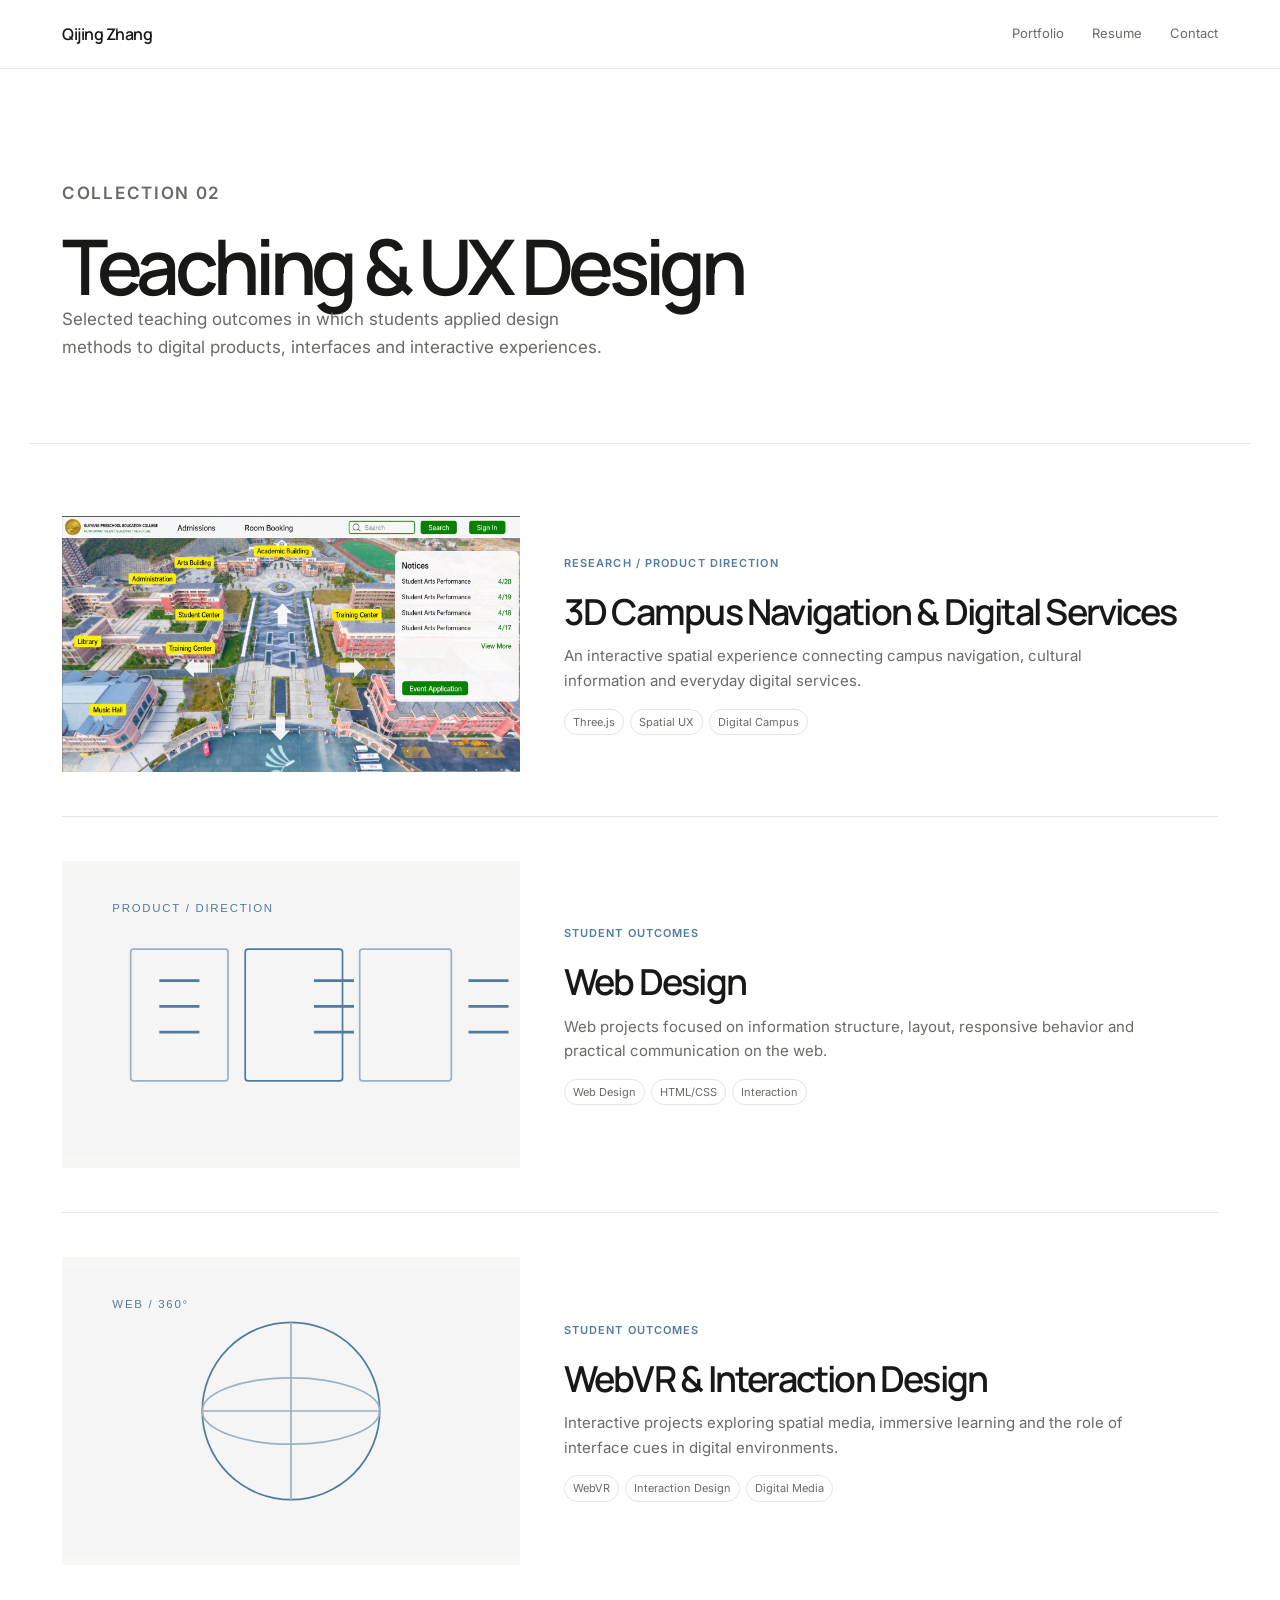
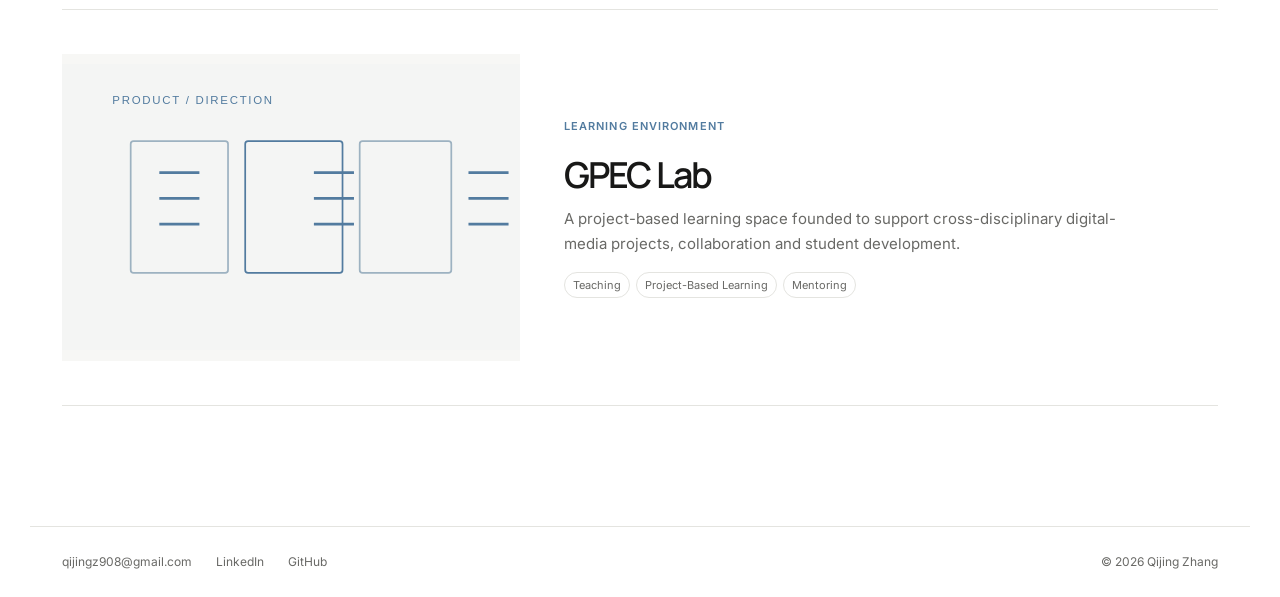
<file: collections/teaching-ux-design.html>
<!doctype html>
<html lang="en">
<head>
  <meta charset="utf-8">
  <meta name="viewport" content="width=device-width,initial-scale=1">
  <meta name="description" content="Teaching and UX design collection by Qijing Zhang.">
  <title>Teaching &amp; UX Design — Qijing Zhang</title>
  <link rel="preconnect" href="https://fonts.googleapis.com">
  <link rel="preconnect" href="https://fonts.gstatic.com" crossorigin>
  <link href="https://fonts.googleapis.com/css2?family=Inter:wght@400;500;600;700&amp;family=Manrope:wght@500;600;700&amp;display=swap" rel="stylesheet">
  <link rel="stylesheet" href="../assets/css/style.css">
  <link rel="stylesheet" href="../assets/css/teaching-ux.css">
</head>
<body>
  <header class="site-header">
    <nav class="nav" aria-label="Main navigation">
      <a class="brand" href="../index.html">Qijing Zhang</a>
      <div class="nav-links">
        <a href="../index.html">Portfolio</a><a href="../resume.html">Resume</a><a href="../contact.html">Contact</a>
      </div>
    </nav>
  </header>
  <main id="content">
    <section class="page-header wrap">
      <p class="eyebrow">Collection 02</p>
      <h1>Teaching &amp; UX Design</h1>
      <p>Selected teaching outcomes in which students applied design methods to digital products, interfaces and interactive experiences.</p>
    </section>
    <section class="collection-list wrap">
      <article>
        <button class="collection-image-button" type="button" data-dialog="campus-dialog" aria-label="Open the 3D Campus Navigation project">
          <img src="../assets/images/3d-campus-interface-en.jpg" alt="Interactive 3D campus interface with building labels, search and event notices">
          <span>View project</span>
        </button>
        <div>
          <p class="eyebrow">Research / Product direction</p>
          <h2>3D Campus Navigation &amp; Digital Services</h2>
          <p>An interactive spatial experience connecting campus navigation, cultural information and everyday digital services.</p>
          <span class="tags"><span>Three.js</span><span>Spatial UX</span><span>Digital Campus</span></span>
        </div>
      </article>
      <article>
        <img src="../assets/images/project-product.svg" alt="Placeholder for web design work">
        <div><p class="eyebrow">Student outcomes</p><h2>Web Design</h2><p>Web projects focused on information structure, layout, responsive behavior and practical communication on the web.</p><span class="tags"><span>Web Design</span><span>HTML/CSS</span><span>Interaction</span></span></div>
      </article>
      <article>
        <img src="../assets/images/project-vr.svg" alt="Placeholder for WebVR and interaction design work">
        <div><p class="eyebrow">Student outcomes</p><h2>WebVR &amp; Interaction Design</h2><p>Interactive projects exploring spatial media, immersive learning and the role of interface cues in digital environments.</p><span class="tags"><span>WebVR</span><span>Interaction Design</span><span>Digital Media</span></span></div>
      </article>
      <article>
        <img src="../assets/images/project-product.svg" alt="Placeholder for GPEC Lab work">
        <div><p class="eyebrow">Learning environment</p><h2>GPEC Lab</h2><p>A project-based learning space founded to support cross-disciplinary digital-media projects, collaboration and student development.</p><span class="tags"><span>Teaching</span><span>Project-Based Learning</span><span>Mentoring</span></span></div>
      </article>
    </section>
  </main>
  <dialog class="case-dialog campus-dialog" id="campus-dialog" aria-labelledby="campus-dialog-title">
    <button class="dialog-close" type="button" aria-label="Close project">&times;</button>
    <div class="dialog-inner">
      <p class="eyebrow">Research / Product Direction</p>
      <h2 id="campus-dialog-title">3D Campus Navigation &amp; Digital Services</h2>
      <p class="case-summary">A web-based 3D campus experience that brings spatial navigation, cultural communication and digital services into one accessible interface.</p>
      <img class="case-image" src="../assets/images/3d-campus-interface-en.jpg" alt="3D campus navigation interface">
      <section><h3>Project</h3><p>Built with Web technologies and Three.js, the project combines an interactive campus panorama with building search, admissions information, student orientation, event discovery, registration and room booking. It explores how a spatial interface can make campus information easier to find while creating a more engaging way to experience campus culture.</p></section>
      <section><h3>Future Direction</h3><p>The concept could evolve into a service platform for new-student onboarding, accessible wayfinding, campus cultural archives and everyday public services. With students contributing to research, interface design, development and content updates, it could also become a long-term project connecting digital-campus development with practice-based education.</p></section>
      <section><h3>System Possibilities</h3><img class="campus-architecture" src="../assets/images/3d-campus-function-architecture-en.jpg" alt="3D campus system architecture covering exploration, events, wayfinding and campus services"></section>
      <span class="tags"><span>Three.js</span><span>Spatial UX</span><span>Wayfinding</span><span>Digital Campus</span></span>
    </div>
  </dialog>
  <footer class="footer wrap"><a href="mailto:qijingz908@gmail.com">qijingz908@gmail.com</a><a href="https://linkedin.com/in/qijing-jing-zhang">LinkedIn</a><a href="https://github.com/ynkynk9">GitHub</a><span>© <span id="year"></span> Qijing Zhang</span></footer>
  <script src="../assets/js/site.js"></script>
</body>
</html>
</file>
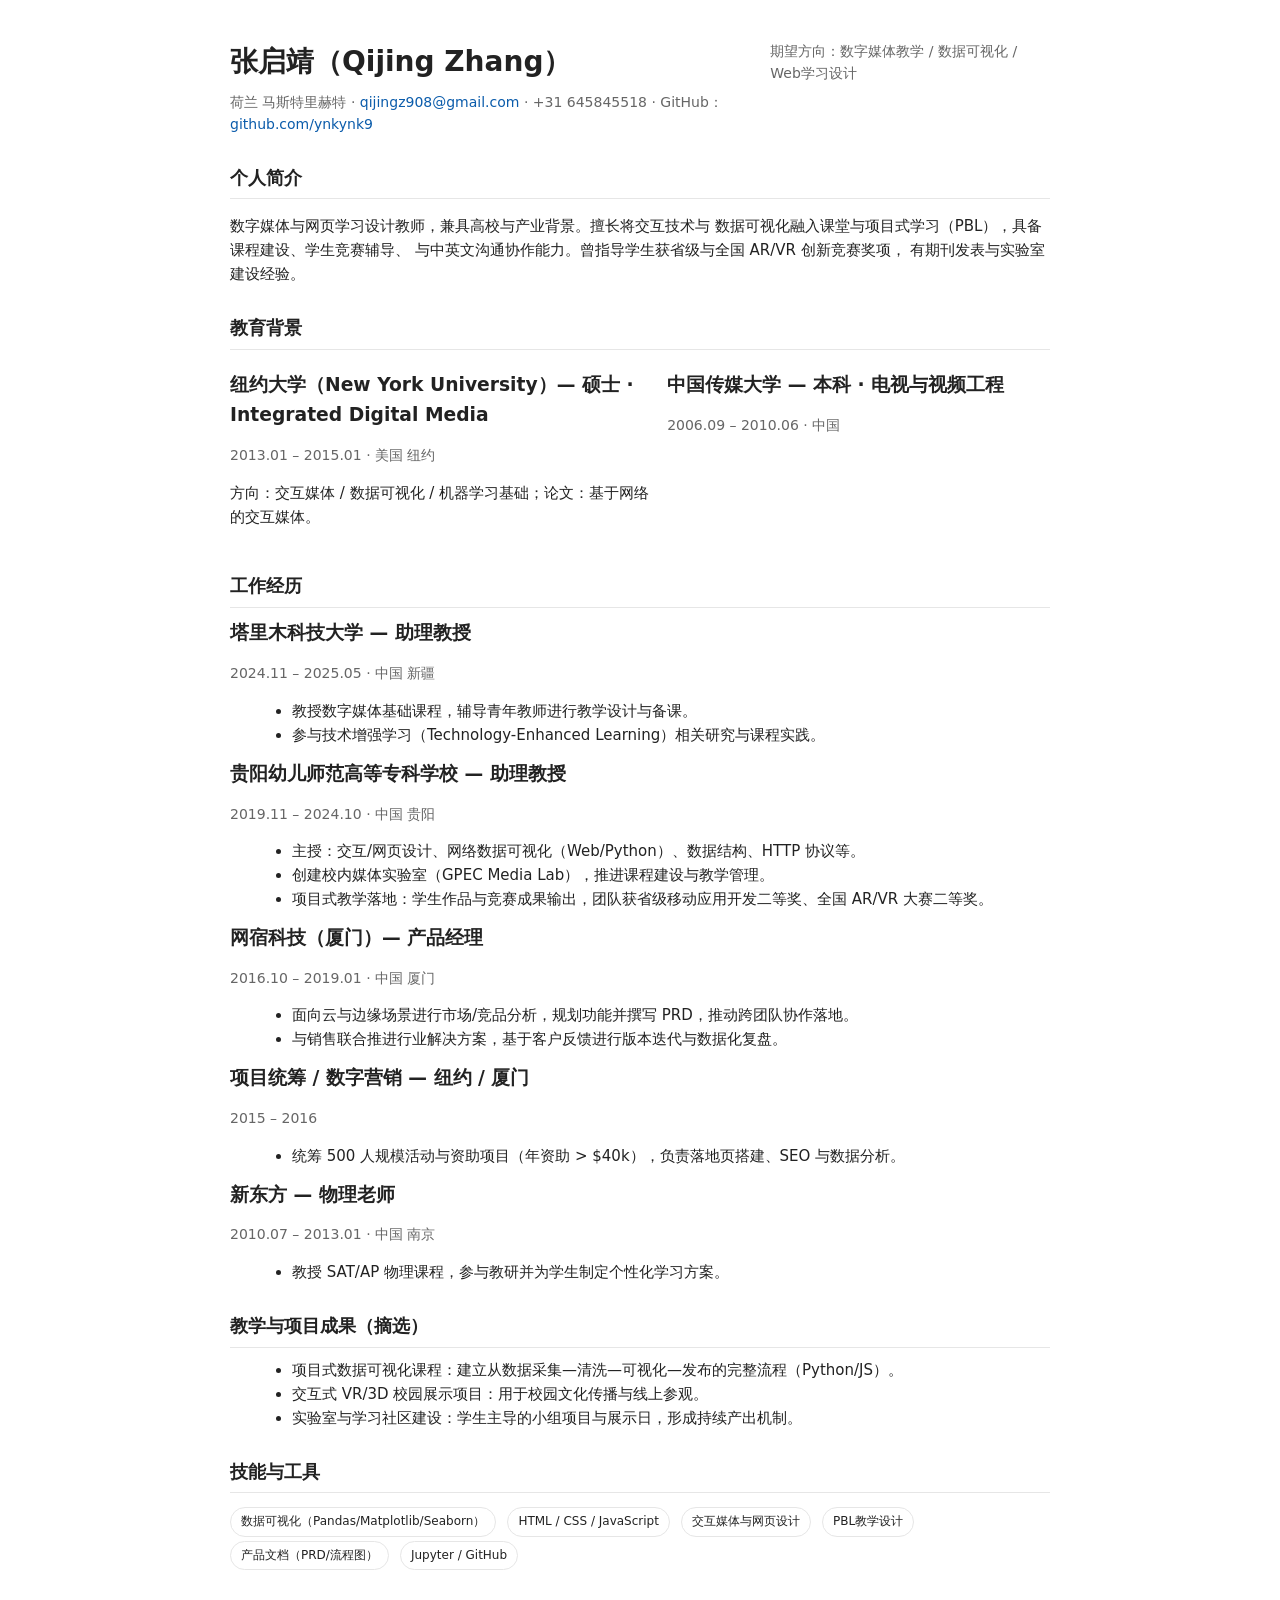
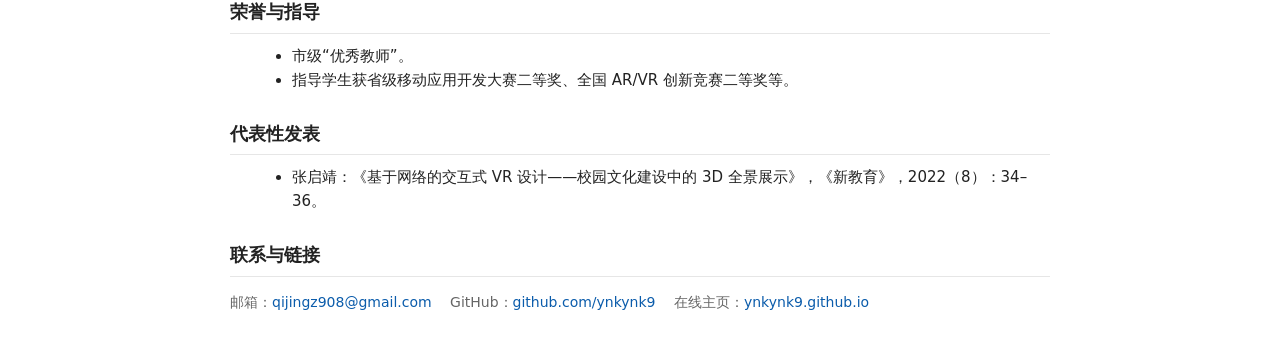
<file: archive/2025-08/resume-cn.html>
<!DOCTYPE html>
<html lang="zh-Hans">
<head>
  <meta charset="UTF-8" />
  <meta name="viewport" content="width=device-width, initial-scale=1" />
  <title>简历 - 张启靖 Qijing Zhang</title>
  <style>
    :root { --text:#222; --muted:#666; --line:#e6e6e6; --link:#0b5cab; }
    html,body{background:#fff;color:var(--text);font-family:system-ui,-apple-system,BlinkMacSystemFont,"PingFang SC","Noto Sans CJK SC","Microsoft YaHei",Arial,sans-serif;line-height:1.6}
    .wrap{max-width:820px;margin:40px auto;padding:0 20px}
    h1{font-size:28px;margin:0 0 6px}
    h2{font-size:18px;margin:28px 0 10px;padding-bottom:6px;border-bottom:1px solid var(--line)}
    h3{margin:10px 0 4px}
    p,li{font-size:15px}
    .muted{color:var(--muted);font-size:14px}
    .grid{display:grid;grid-template-columns:1.1fr 1fr;gap:16px}
    @media(max-width:760px){.grid{grid-template-columns:1fr}}
    ul{margin:6px 0 12px 22px}
    a{color:var(--link);text-decoration:none}
    a:hover{text-decoration:underline}
    .tags span{display:inline-block;border:1px solid var(--line);border-radius:999px;padding:4px 10px;margin:4px 6px 0 0;font-size:12px}
    .top{display:flex;align-items:flex-start;justify-content:space-between;gap:14px}
    .contact{font-size:14px;color:var(--muted)}
    @media print {.wrap{margin:0;padding:0} a{text-decoration:none;color:var(--text)}}
  </style>
</head>
<body>
  <div class="wrap">
    <div class="top">
      <div>
        <h1>张启靖（Qijing Zhang）</h1>
        <div class="contact">
          荷兰 马斯特里赫特 · <a href="mailto:qijingz908@gmail.com">qijingz908@gmail.com</a> · +31 645845518 ·
          GitHub：<a href="https://github.com/ynkynk9" target="_blank">github.com/ynkynk9</a>
        </div>
      </div>
      <div class="muted">期望方向：数字媒体教学 / 数据可视化 / Web学习设计</div>
    </div>

    <h2>个人简介</h2>
    <p>
      数字媒体与网页学习设计教师，兼具高校与产业背景。擅长将交互技术与
      数据可视化融入课堂与项目式学习（PBL），具备课程建设、学生竞赛辅导、
      与中英文沟通协作能力。曾指导学生获省级与全国 AR/VR 创新竞赛奖项，
      有期刊发表与实验室建设经验。
    </p>

    <h2>教育背景</h2>
    <div class="grid">
      <div>
        <h3>纽约大学（New York University）— 硕士 · Integrated Digital Media</h3>
        <p class="muted">2013.01 – 2015.01 · 美国 纽约</p>
        <p>方向：交互媒体 / 数据可视化 / 机器学习基础；论文：基于网络的交互媒体。</p>
      </div>
      <div>
        <h3>中国传媒大学 — 本科 · 电视与视频工程</h3>
        <p class="muted">2006.09 – 2010.06 · 中国</p>
      </div>
    </div>

    <h2>工作经历</h2>
    <h3>塔里木科技大学 — 助理教授</h3>
    <p class="muted">2024.11 – 2025.05 · 中国 新疆</p>
    <ul>
      <li>教授数字媒体基础课程，辅导青年教师进行教学设计与备课。</li>
      <li>参与技术增强学习（Technology-Enhanced Learning）相关研究与课程实践。</li>
    </ul>

    <h3>贵阳幼儿师范高等专科学校 — 助理教授</h3>
    <p class="muted">2019.11 – 2024.10 · 中国 贵阳</p>
    <ul>
      <li>主授：交互/网页设计、网络数据可视化（Web/Python）、数据结构、HTTP 协议等。</li>
      <li>创建校内媒体实验室（GPEC Media Lab），推进课程建设与教学管理。</li>
      <li>项目式教学落地：学生作品与竞赛成果输出，团队获省级移动应用开发二等奖、全国 AR/VR 大赛二等奖。</li>
    </ul>

    <h3>网宿科技（厦门）— 产品经理</h3>
    <p class="muted">2016.10 – 2019.01 · 中国 厦门</p>
    <ul>
      <li>面向云与边缘场景进行市场/竞品分析，规划功能并撰写 PRD，推动跨团队协作落地。</li>
      <li>与销售联合推进行业解决方案，基于客户反馈进行版本迭代与数据化复盘。</li>
    </ul>

    <h3>项目统筹 / 数字营销 — 纽约 / 厦门</h3>
    <p class="muted">2015 – 2016</p>
    <ul>
      <li>统筹 500 人规模活动与资助项目（年资助 &gt; $40k），负责落地页搭建、SEO 与数据分析。</li>
    </ul>

    <h3>新东方 — 物理老师</h3>
    <p class="muted">2010.07 – 2013.01 · 中国 南京</p>
    <ul>
      <li>教授 SAT/AP 物理课程，参与教研并为学生制定个性化学习方案。</li>
    </ul>

    <h2>教学与项目成果（摘选）</h2>
    <ul>
      <li>项目式数据可视化课程：建立从数据采集—清洗—可视化—发布的完整流程（Python/JS）。</li>
      <li>交互式 VR/3D 校园展示项目：用于校园文化传播与线上参观。</li>
      <li>实验室与学习社区建设：学生主导的小组项目与展示日，形成持续产出机制。</li>
    </ul>

    <h2>技能与工具</h2>
    <div class="tags">
      <span>数据可视化（Pandas/Matplotlib/Seaborn）</span>
      <span>HTML / CSS / JavaScript</span>
      <span>交互媒体与网页设计</span>
      <span>PBL教学设计</span>
      <span>产品文档（PRD/流程图）</span>
      <span>Jupyter / GitHub</span>
    </div>

    <h2>荣誉与指导</h2>
    <ul>
      <li>市级“优秀教师”。</li>
      <li>指导学生获省级移动应用开发大赛二等奖、全国 AR/VR 创新竞赛二等奖等。</li>
    </ul>

    <h2>代表性发表</h2>
    <ul>
      <li>张启靖：《基于网络的交互式 VR 设计——校园文化建设中的 3D 全景展示》，《新教育》，2022（8）：34–36。</li>
    </ul>

    <h2>联系与链接</h2>
    <p class="muted">
      邮箱：<a href="mailto:qijingz908@gmail.com">qijingz908@gmail.com</a>　
      GitHub：<a href="https://github.com/ynkynk9" target="_blank">github.com/ynkynk9</a>　
      在线主页：<a href="/" target="_blank">ynkynk9.github.io</a>
    </p>
  </div>
</body>
</html>
</file>
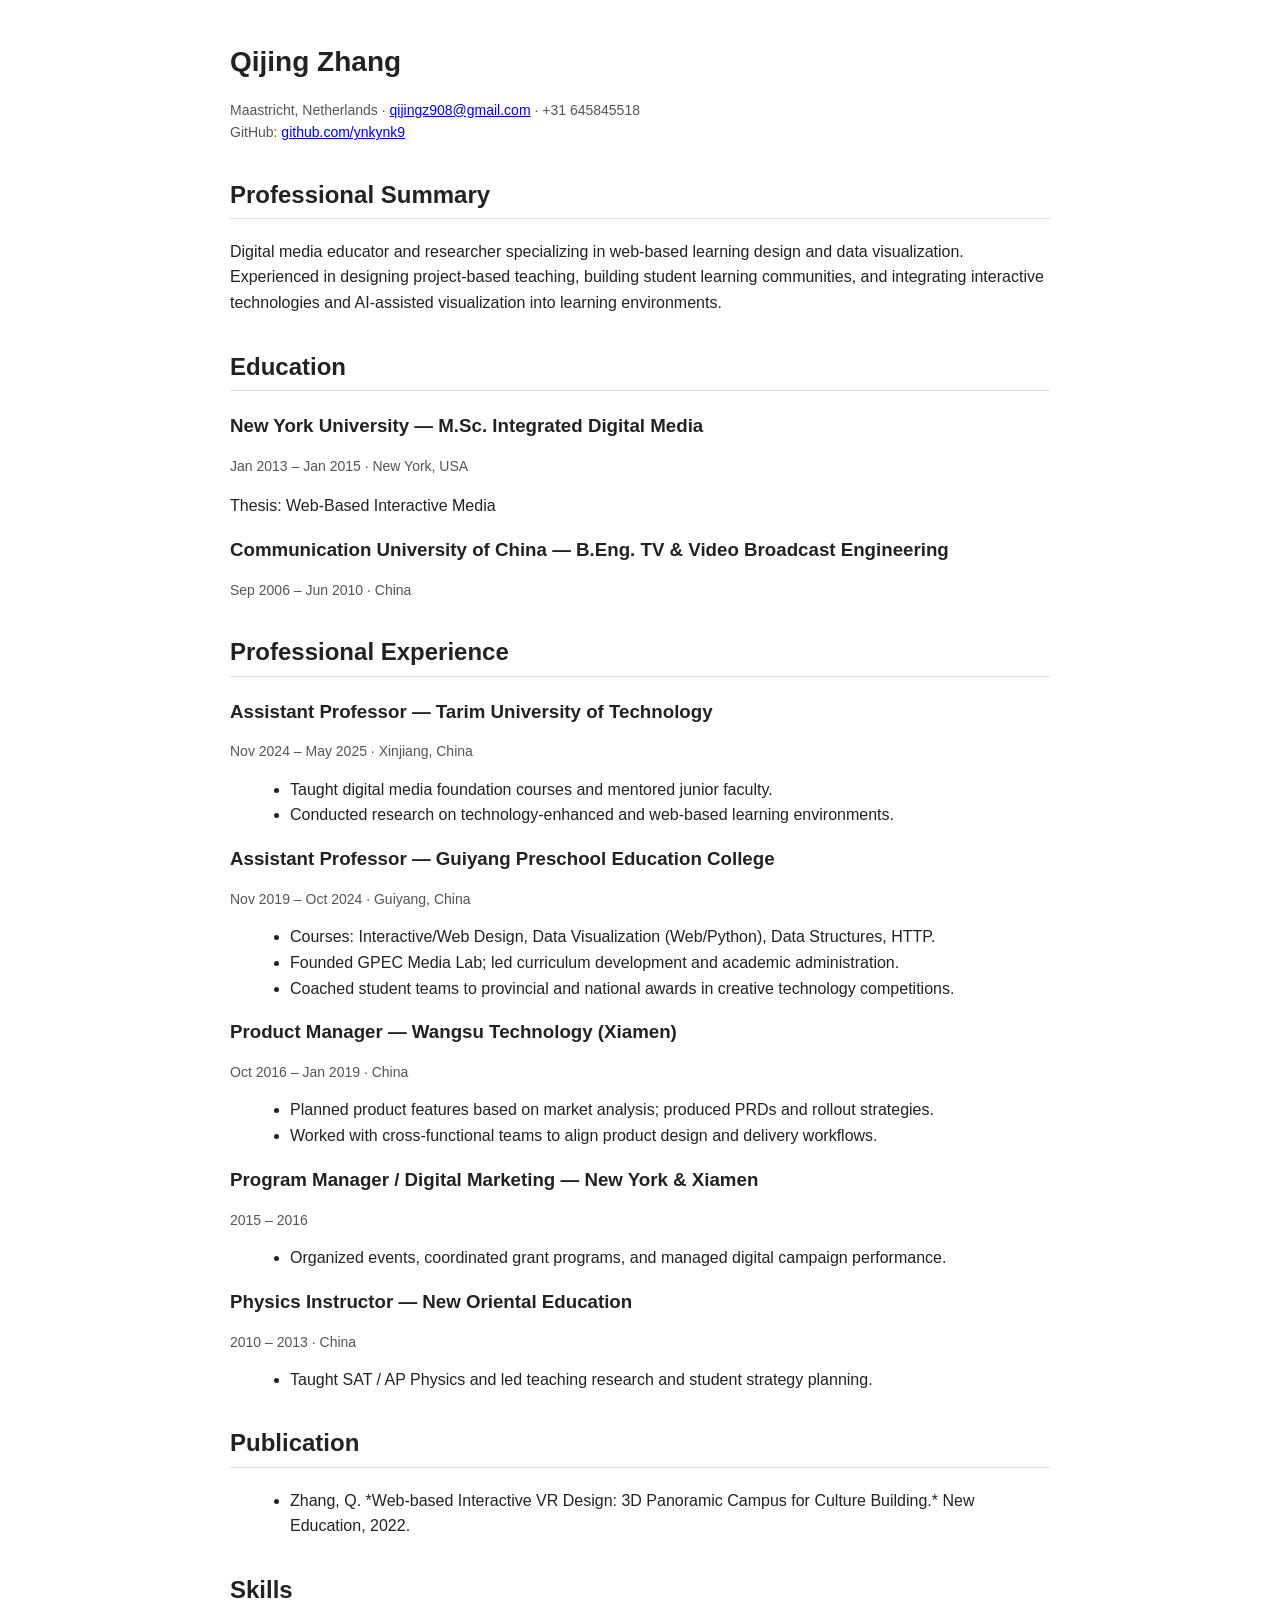
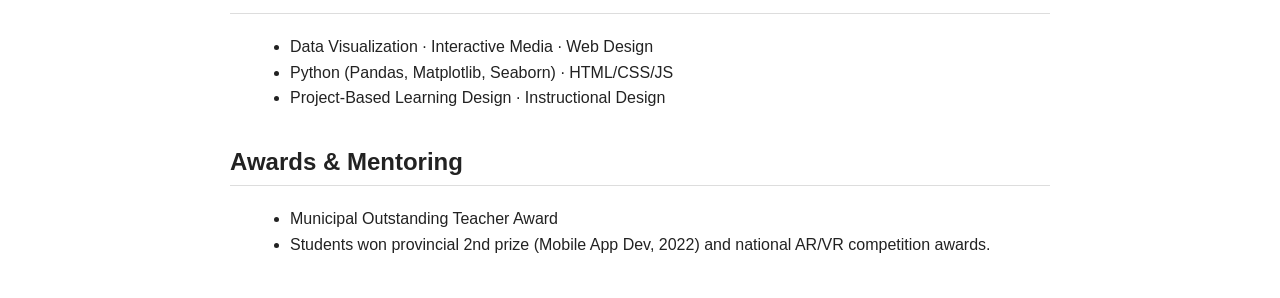
<file: archive/2025-08/resume-en.html>
<!DOCTYPE html>
<html lang="en">
<head>
  <meta charset="UTF-8">
  <meta name="viewport" content="width=device-width, initial-scale=1">
  <title>Resume – Qijing Zhang</title>
  <style>
    body { font-family: Arial, sans-serif; line-height: 1.6; max-width: 820px; margin: 40px auto; padding: 0 20px; color: #222; }
    h1 { font-size: 28px; margin-bottom: 4px; }
    h2 { margin-top: 32px; border-bottom: 1px solid #ddd; padding-bottom: 4px; }
    h3 { margin: 12px 0 4px; }
    .muted { color: #555; font-size: 14px; }
    ul { margin: 6px 0 16px 20px; }
  </style>
</head>
<body>

<h1>Qijing Zhang</h1>
<p class="muted">Maastricht, Netherlands · <a href="mailto:qijingz908@gmail.com">qijingz908@gmail.com</a> · +31 645845518  
<br>GitHub: <a href="https://github.com/ynkynk9">github.com/ynkynk9</a></p>

<h2>Professional Summary</h2>
<p>Digital media educator and researcher specializing in web-based learning design and data visualization. Experienced in designing project-based teaching, building student learning communities, and integrating interactive technologies and AI-assisted visualization into learning environments.</p>

<h2>Education</h2>
<h3>New York University — M.Sc. Integrated Digital Media</h3>
<p class="muted">Jan 2013 – Jan 2015 · New York, USA</p>
<p>Thesis: Web-Based Interactive Media</p>

<h3>Communication University of China — B.Eng. TV & Video Broadcast Engineering</h3>
<p class="muted">Sep 2006 – Jun 2010 · China</p>

<h2>Professional Experience</h2>

<h3>Assistant Professor — Tarim University of Technology</h3>
<p class="muted">Nov 2024 – May 2025 · Xinjiang, China</p>
<ul>
  <li>Taught digital media foundation courses and mentored junior faculty.</li>
  <li>Conducted research on technology-enhanced and web-based learning environments.</li>
</ul>

<h3>Assistant Professor — Guiyang Preschool Education College</h3>
<p class="muted">Nov 2019 – Oct 2024 · Guiyang, China</p>
<ul>
  <li>Courses: Interactive/Web Design, Data Visualization (Web/Python), Data Structures, HTTP.</li>
  <li>Founded GPEC Media Lab; led curriculum development and academic administration.</li>
  <li>Coached student teams to provincial and national awards in creative technology competitions.</li>
</ul>

<h3>Product Manager — Wangsu Technology (Xiamen)</h3>
<p class="muted">Oct 2016 – Jan 2019 · China</p>
<ul>
  <li>Planned product features based on market analysis; produced PRDs and rollout strategies.</li>
  <li>Worked with cross-functional teams to align product design and delivery workflows.</li>
</ul>

<h3>Program Manager / Digital Marketing — New York & Xiamen</h3>
<p class="muted">2015 – 2016</p>
<ul>
  <li>Organized events, coordinated grant programs, and managed digital campaign performance.</li>
</ul>

<h3>Physics Instructor — New Oriental Education</h3>
<p class="muted">2010 – 2013 · China</p>
<ul>
  <li>Taught SAT / AP Physics and led teaching research and student strategy planning.</li>
</ul>

<h2>Publication</h2>
<ul>
  <li>Zhang, Q. *Web-based Interactive VR Design: 3D Panoramic Campus for Culture Building.* New Education, 2022.</li>
</ul>

<h2>Skills</h2>
<ul>
  <li>Data Visualization · Interactive Media · Web Design</li>
  <li>Python (Pandas, Matplotlib, Seaborn) · HTML/CSS/JS</li>
  <li>Project-Based Learning Design · Instructional Design</li>
</ul>

<h2>Awards & Mentoring</h2>
<ul>
  <li>Municipal Outstanding Teacher Award</li>
  <li>Students won provincial 2nd prize (Mobile App Dev, 2022) and national AR/VR competition awards.</li>
</ul>

</body>
</html>
</file>
<file: assets/css/style.css>
:root{--white:#fff;--surface:#f7f7f5;--line:#e4e4e0;--ink:#181817;--muted:#696966;--blue:#527b9f;--font:"Inter",Arial,sans-serif;--heading:"Manrope",Arial,sans-serif}*{box-sizing:border-box}html{scroll-behavior:smooth}body{margin:0;background:var(--white);color:var(--ink);font:15px/1.65 var(--font)}a{color:inherit}.skip-link{position:fixed;left:-999px;top:8px;background:var(--ink);color:#fff;padding:8px;z-index:10}.skip-link:focus{left:8px}.wrap{max-width:1220px;margin:0 auto;padding-left:32px;padding-right:32px}.site-header{position:sticky;z-index:5;top:0;background:rgba(255,255,255,.97);border-bottom:1px solid var(--line)}.nav{max-width:1220px;min-height:68px;margin:auto;padding:0 32px;display:flex;align-items:center;justify-content:space-between}.brand{font:600 16px var(--heading);letter-spacing:-.03em;text-decoration:none}.nav-links{display:flex;align-items:center;gap:28px}.nav-links a{font-size:13px;color:var(--muted);text-decoration:none}.nav-links a[aria-current=page],.nav-links a:hover{color:var(--ink)}.language,.menu-toggle{padding:0;border:0;background:none;color:var(--muted);font:500 12px var(--font);cursor:pointer}.language .active{color:var(--ink)}.slash{padding:0 3px}.menu-toggle{display:none}.hero{display:grid;grid-template-columns:1fr .72fr;gap:9vw;align-items:center;min-height:calc(100vh - 68px);padding-top:75px;padding-bottom:75px}.eyebrow{margin:0 0 19px;font-size:11px;font-weight:600;letter-spacing:.1em;text-transform:uppercase;color:var(--blue)}h1,h2,h3,p{margin-top:0}h1{font:600 clamp(3rem,6vw,5.7rem)/1.03 var(--heading);letter-spacing:-.07em;margin-bottom:25px}.roles{font:500 clamp(1.05rem,1.55vw,1.35rem)/1.55 var(--heading);letter-spacing:-.025em;margin-bottom:26px}.intro{max-width:530px;margin-bottom:34px;color:var(--muted);font-size:17px;line-height:1.75}.button-row{display:flex;gap:10px}.button{display:inline-flex;justify-content:center;align-items:center;padding:10px 17px;border:1px solid var(--ink);border-radius:3px;background:var(--ink);color:#fff;font-size:13px;font-weight:500;text-decoration:none;transition:background .18s,border-color .18s}.button:hover{border-color:var(--blue);background:var(--blue)}.button.secondary{background:transparent;color:var(--ink)}.button.secondary:hover{border-color:var(--blue);background:transparent;color:var(--blue)}.portrait-frame{overflow:hidden;background:var(--surface);aspect-ratio:4/5}.portrait-frame img,.project-card img{display:block;width:100%;height:100%;object-fit:cover}.projects{padding-top:110px;padding-bottom:120px;border-top:1px solid var(--line)}.section-heading{display:flex;justify-content:space-between;align-items:baseline;margin-bottom:48px}.section-heading p:last-child{max-width:360px;margin:0;color:var(--muted);font-size:14px}.project-grid{display:grid;grid-template-columns:repeat(2,1fr);gap:52px 28px}.project-card{display:block;width:100%;padding:0;border:0;background:none;text-align:left;color:inherit;font:inherit;cursor:pointer}.project-card img{aspect-ratio:16/10;margin-bottom:18px;background:var(--surface);transition:opacity .18s}.project-card:hover img,.project-card:focus-visible img{opacity:.82}.project-card h2{margin-bottom:7px;font:600 21px/1.25 var(--heading);letter-spacing:-.04em}.project-card p{max-width:470px;margin-bottom:13px;color:var(--muted);font-size:14px;line-height:1.65}.tags{display:flex;flex-wrap:wrap;gap:6px}.tags span{padding:3px 8px;border:1px solid var(--line);border-radius:20px;color:var(--muted);font-size:11px}.about{display:grid;grid-template-columns:180px minmax(0,650px);gap:25px;padding-top:80px;padding-bottom:120px;border-top:1px solid var(--line)}.about-copy{margin:0;font:400 clamp(1.35rem,2.2vw,1.8rem)/1.55 var(--heading);letter-spacing:-.04em}.footer{display:flex;flex-wrap:wrap;gap:24px;padding-top:25px;padding-bottom:25px;border-top:1px solid var(--line);color:var(--muted);font-size:12px}.footer a{text-decoration:none}.footer a:hover{text-decoration:underline}.footer span:last-child{margin-left:auto}.page-header{padding-top:110px;padding-bottom:65px;border-bottom:1px solid var(--line)}.page-header h1{margin-bottom:0}.page-header p{max-width:570px;color:var(--muted);font-size:17px}.download{margin-left:20px;color:var(--blue);font-size:13px;font-weight:500;letter-spacing:0;text-decoration:none}.resume{padding-top:68px;padding-bottom:100px}.resume-section{display:grid;grid-template-columns:190px minmax(0,1fr);gap:30px;padding:35px 0;border-bottom:1px solid var(--line)}.resume-section h2{margin:3px 0;color:var(--blue);font:600 12px var(--font);letter-spacing:.09em;text-transform:uppercase}.resume-entry{max-width:680px;margin-bottom:27px}.resume-entry:last-child{margin-bottom:0}.resume-entry h3{margin:0;font:600 16px/1.4 var(--heading);letter-spacing:-.02em}.resume-entry .meta{margin:3px 0 8px;color:var(--muted);font-size:13px}.resume-entry p{margin-bottom:0;color:var(--muted);font-size:14px}.plain-list{display:flex;flex-wrap:wrap;gap:10px 22px;padding:0;margin:0;list-style:none}.plain-list li{font-size:14px}.contact-page{min-height:calc(100vh - 150px);padding-top:110px;padding-bottom:100px}.contact-page h1{max-width:720px}.contact-details{display:grid;grid-template-columns:repeat(2,minmax(0,300px));gap:25px 50px;margin:48px 0}.contact-details div{padding-top:12px;border-top:1px solid var(--line)}.contact-details dt{color:var(--blue);font-size:11px;font-weight:600;letter-spacing:.08em;text-transform:uppercase}.contact-details dd{margin:5px 0 0;font-size:15px}.contact-details a{text-decoration:none}.contact-details a:hover{text-decoration:underline}.ending{max-width:580px;color:var(--muted)}.case-dialog{width:min(860px,calc(100% - 32px));max-height:90vh;padding:0;border:0;background:#fff;box-shadow:0 16px 48px rgba(0,0,0,.16)}.case-dialog::backdrop{background:rgba(24,24,23,.38)}.dialog-inner{padding:48px 64px 64px}.dialog-close{position:absolute;top:18px;right:20px;width:34px;height:34px;border:0;background:none;color:var(--muted);font-size:28px;line-height:1;cursor:pointer}.dialog-inner>h2{margin-bottom:14px;font:600 clamp(2rem,4vw,3.7rem)/1.08 var(--heading);letter-spacing:-.06em}.case-summary{max-width:650px;margin-bottom:38px;color:var(--muted);font:400 18px/1.6 var(--heading)}.case-image{display:block;width:100%;aspect-ratio:16/9;object-fit:cover;margin-bottom:42px;background:var(--surface)}.dialog-inner section{padding:22px 0;border-top:1px solid var(--line)}.dialog-inner section h3{margin-bottom:8px;color:var(--blue);font:600 11px var(--font);letter-spacing:.09em;text-transform:uppercase}.dialog-inner section p{max-width:660px;margin-bottom:0;color:#3f3f3d}.project-card:focus-visible,.dialog-close:focus-visible,a:focus-visible,button:focus-visible{outline:2px solid var(--blue);outline-offset:3px}@media(max-width:700px){.wrap,.nav{padding-left:20px;padding-right:20px}.nav{min-height:60px}.menu-toggle{display:block}.nav-links{display:none;position:absolute;top:60px;left:0;right:0;align-items:flex-start;flex-direction:column;gap:15px;padding:18px 20px;border-bottom:1px solid var(--line);background:#fff}.nav-links.open{display:flex}.hero{display:flex;flex-direction:column;align-items:stretch;gap:55px;min-height:0;padding-top:78px;padding-bottom:80px}.portrait-frame{max-width:460px}.projects{padding-top:72px;padding-bottom:75px}.section-heading{display:block;margin-bottom:34px}.section-heading p:last-child{margin-top:8px}.project-grid{grid-template-columns:1fr;gap:42px}.about{display:block;padding-top:60px;padding-bottom:75px}.about-copy{margin-top:20px}.footer{gap:16px}.footer span:last-child{width:100%;margin-left:0}.page-header{padding-top:75px;padding-bottom:48px}.resume{padding-top:38px}.resume-section{display:block;padding:27px 0}.resume-section h2{margin-bottom:24px}.contact-page{padding-top:75px}.contact-details{grid-template-columns:1fr;margin:38px 0}.dialog-inner{padding:44px 24px 40px}.case-dialog{width:calc(100% - 20px)}}
</file>
<file: assets/css/home.css>
.about-copy {
  max-width: 720px;
  font-size: clamp(1.05rem, 1.5vw, 1.3rem);
  line-height: 1.65;
  letter-spacing: -.025em;
}
</file>
<file: assets/css/teaching-ux.css>
.case-dialog {
  overflow-y: auto;
}

.collection-image-button {
  position: relative;
  display: block;
  width: 100%;
  max-width: 600px;
  margin: 0 auto;
  padding: 0;
  overflow: hidden;
  border: 0;
  background: var(--surface);
  cursor: pointer;
}

.collection-image-button img {
  display: block;
  width: 100%;
  height: clamp(170px, 20vw, 260px);
  object-fit: cover;
  transition: transform .25s ease, opacity .25s ease;
}

.collection-image-button > span {
  position: absolute;
  right: 16px;
  bottom: 16px;
  padding: 7px 12px;
  border-radius: 2px;
  background: rgba(24, 24, 23, .88);
  color: #fff;
  font-size: 11px;
  font-weight: 600;
  letter-spacing: .06em;
  text-transform: uppercase;
  opacity: 0;
  transform: translateY(4px);
  transition: opacity .2s ease, transform .2s ease;
}

.collection-image-button:hover img,
.collection-image-button:focus-visible img {
  transform: scale(1.015);
  opacity: .86;
}

.collection-image-button:hover > span,
.collection-image-button:focus-visible > span {
  opacity: 1;
  transform: none;
}

.campus-dialog .case-image {
  width: min(100%, 680px);
  height: auto;
  max-height: 360px;
  margin-right: auto;
  margin-left: auto;
  object-fit: contain;
}

.campus-architecture {
  display: block;
  width: min(100%, 440px);
  height: auto;
  margin: 18px auto 4px;
  background: var(--surface);
}

@media (max-width: 700px) {
  .collection-image-button img {
    height: 190px;
  }

  .campus-dialog .case-image {
    max-height: 250px;
  }

  .collection-image-button > span {
    opacity: 1;
    transform: none;
  }
}
</file>
